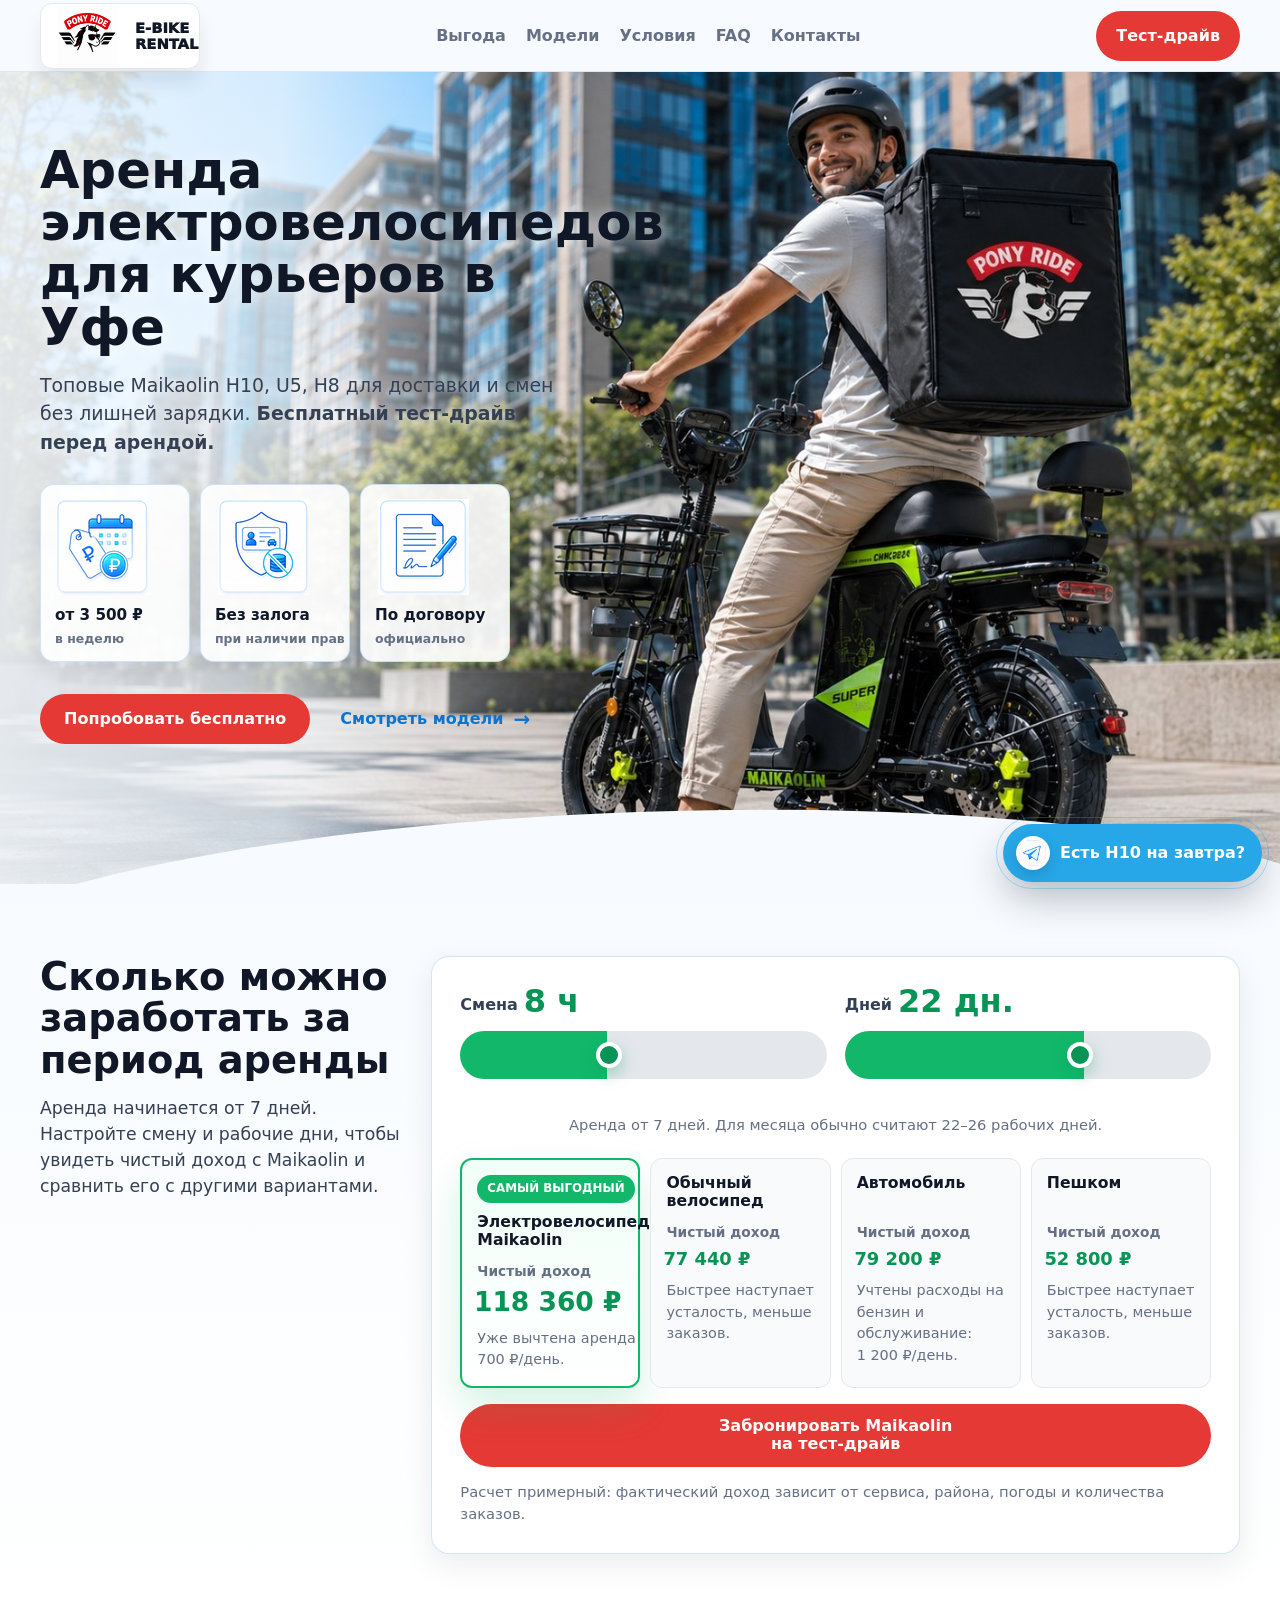
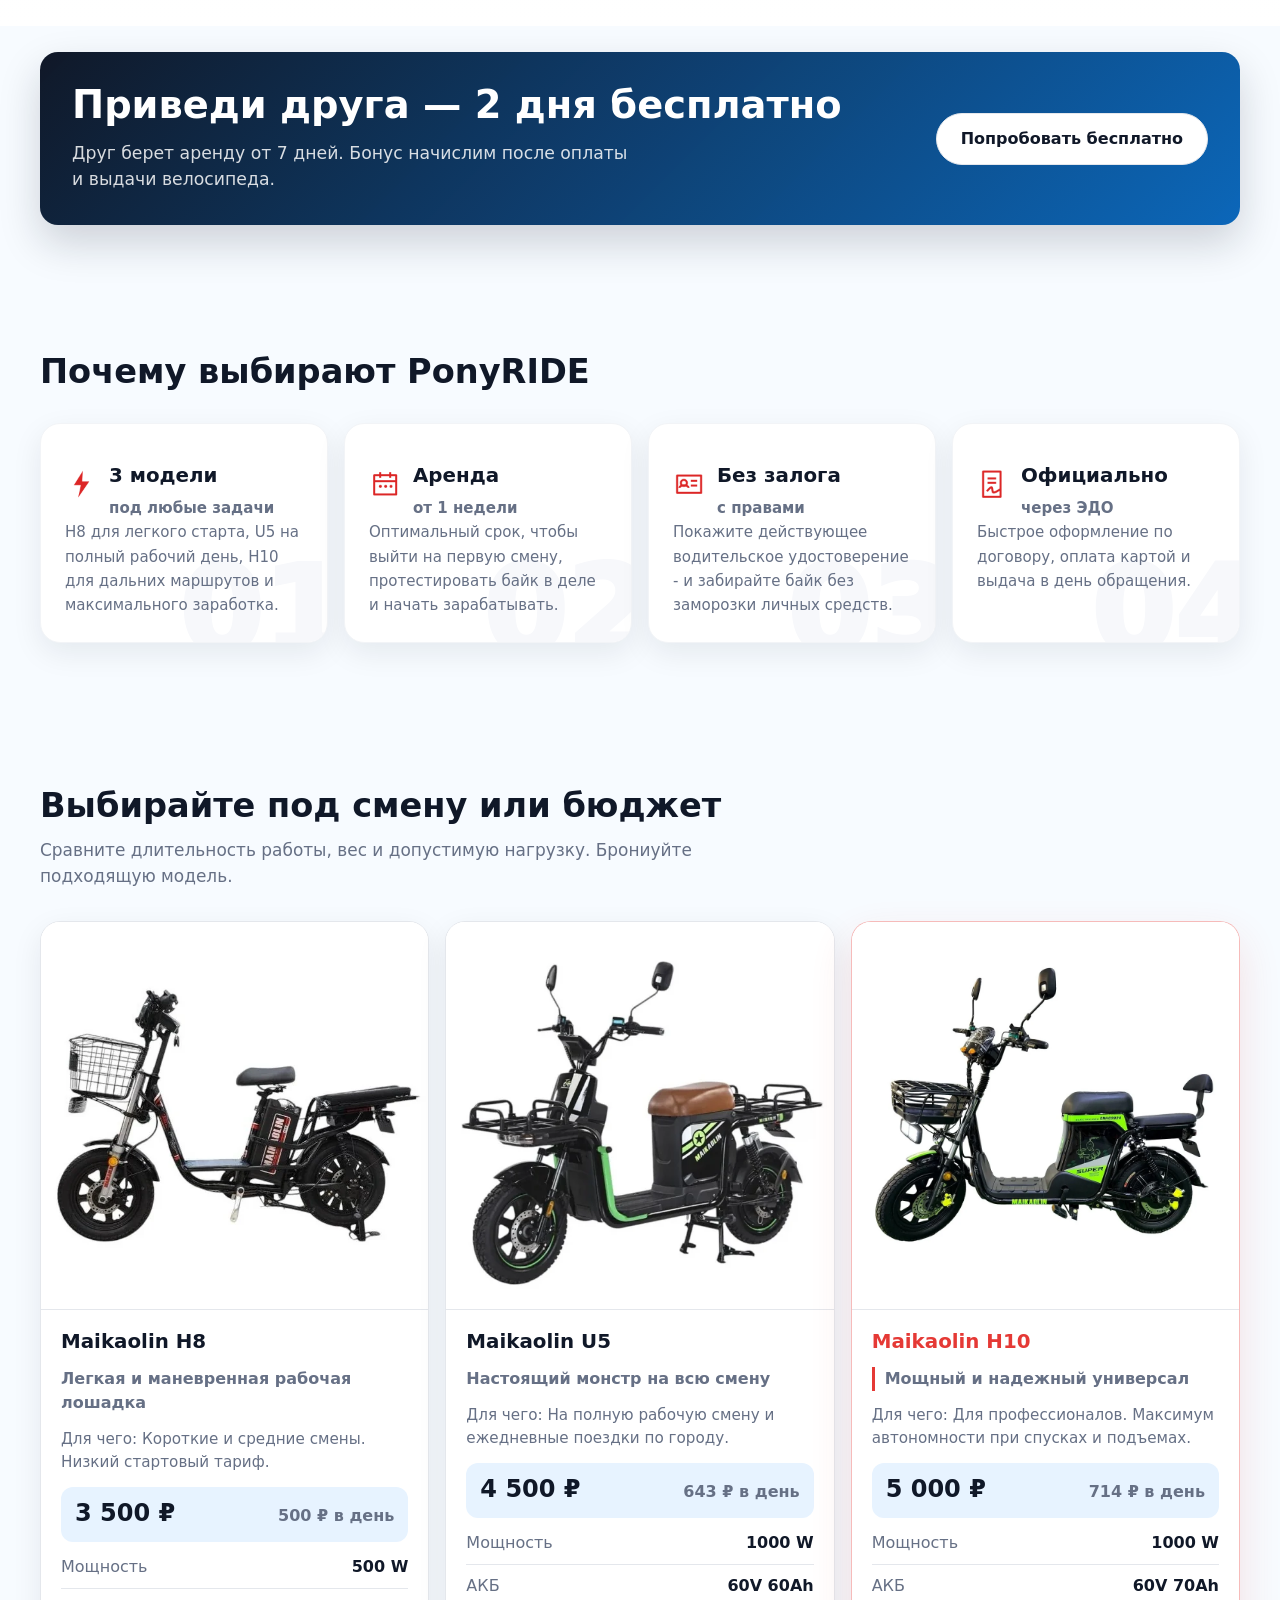
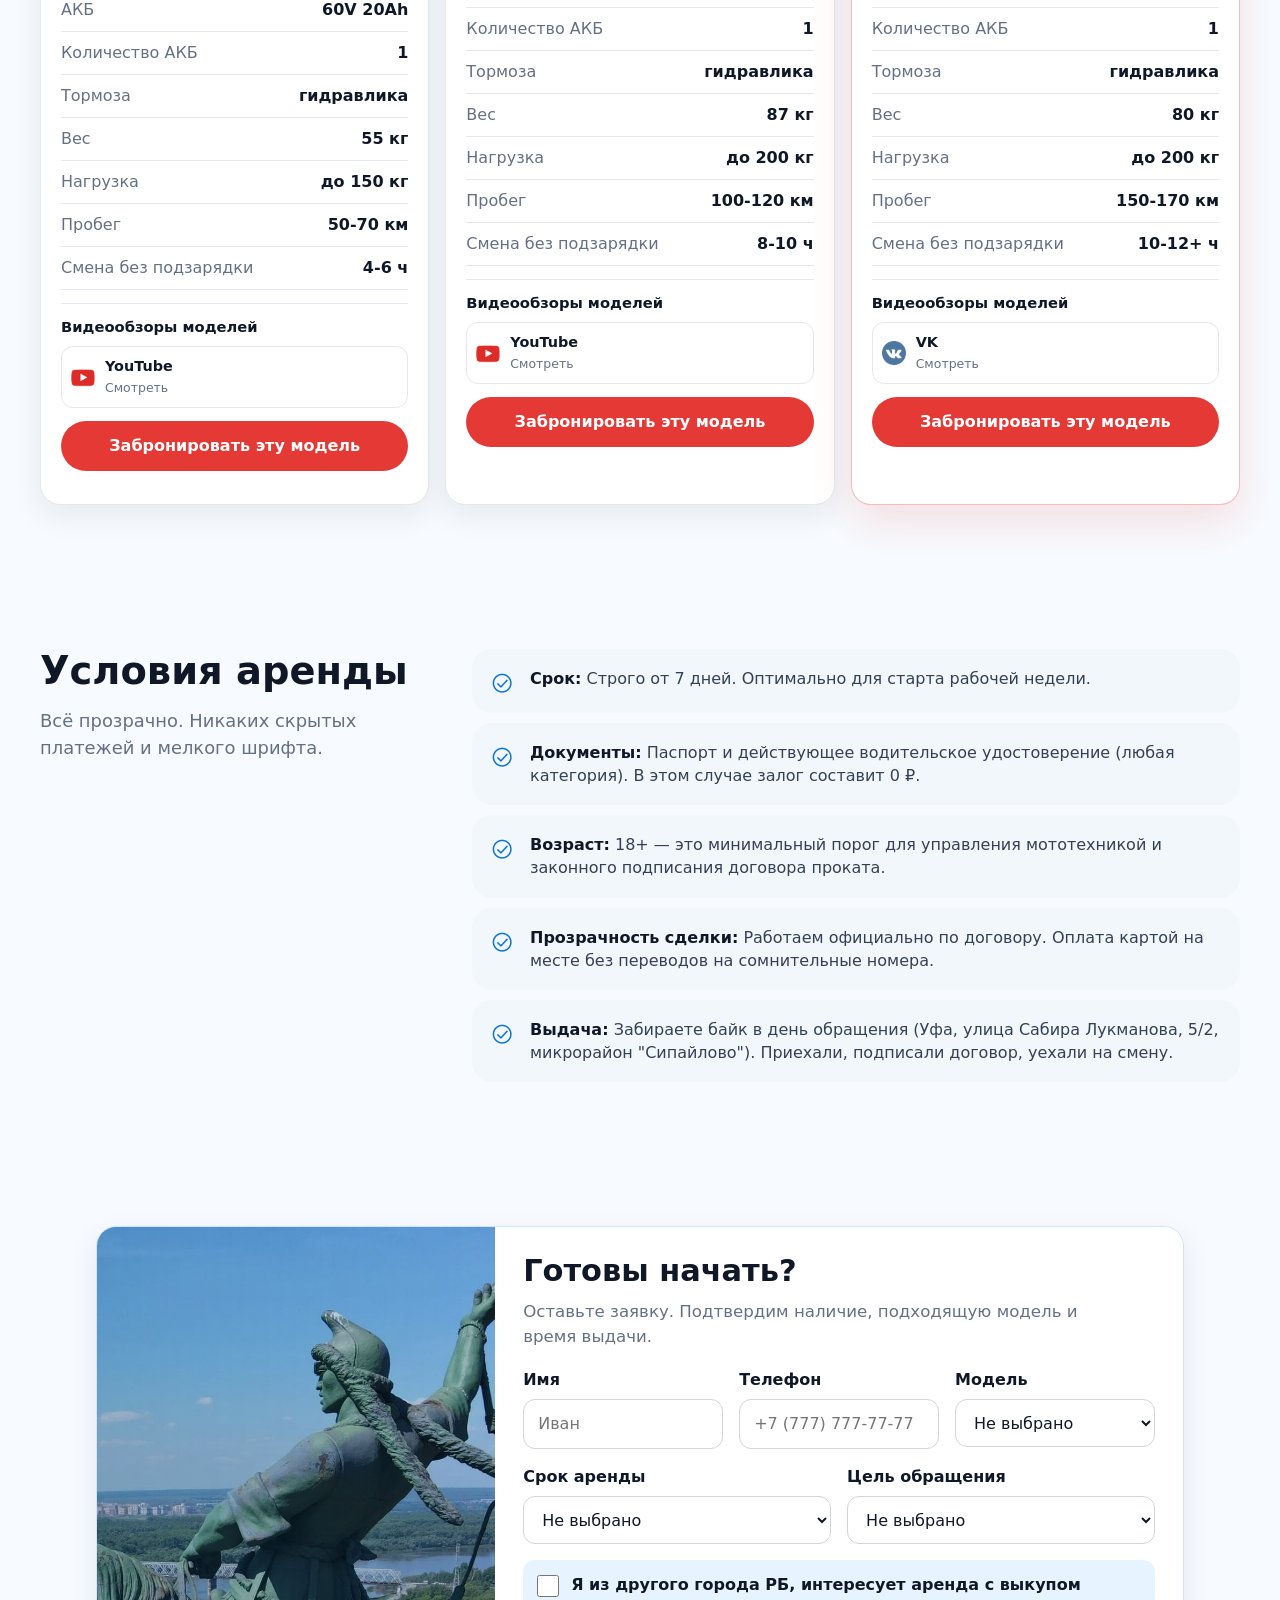
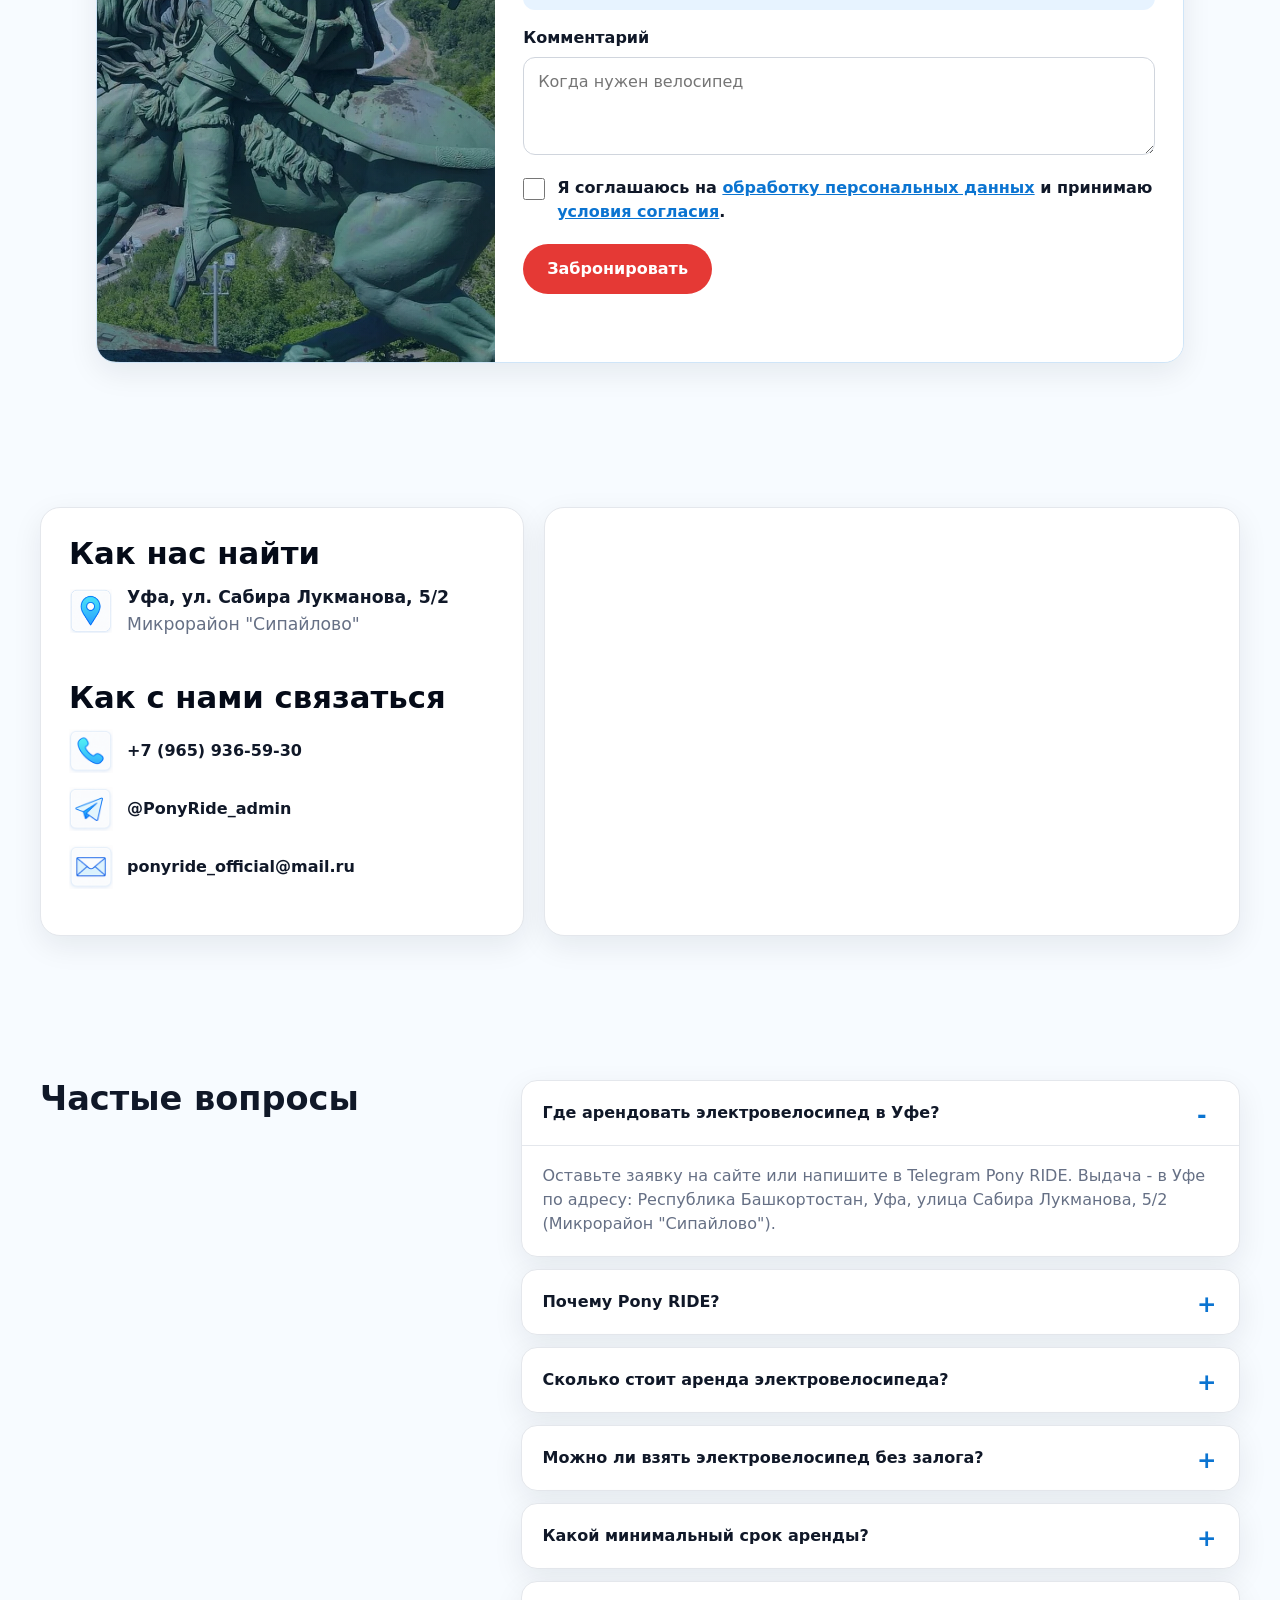
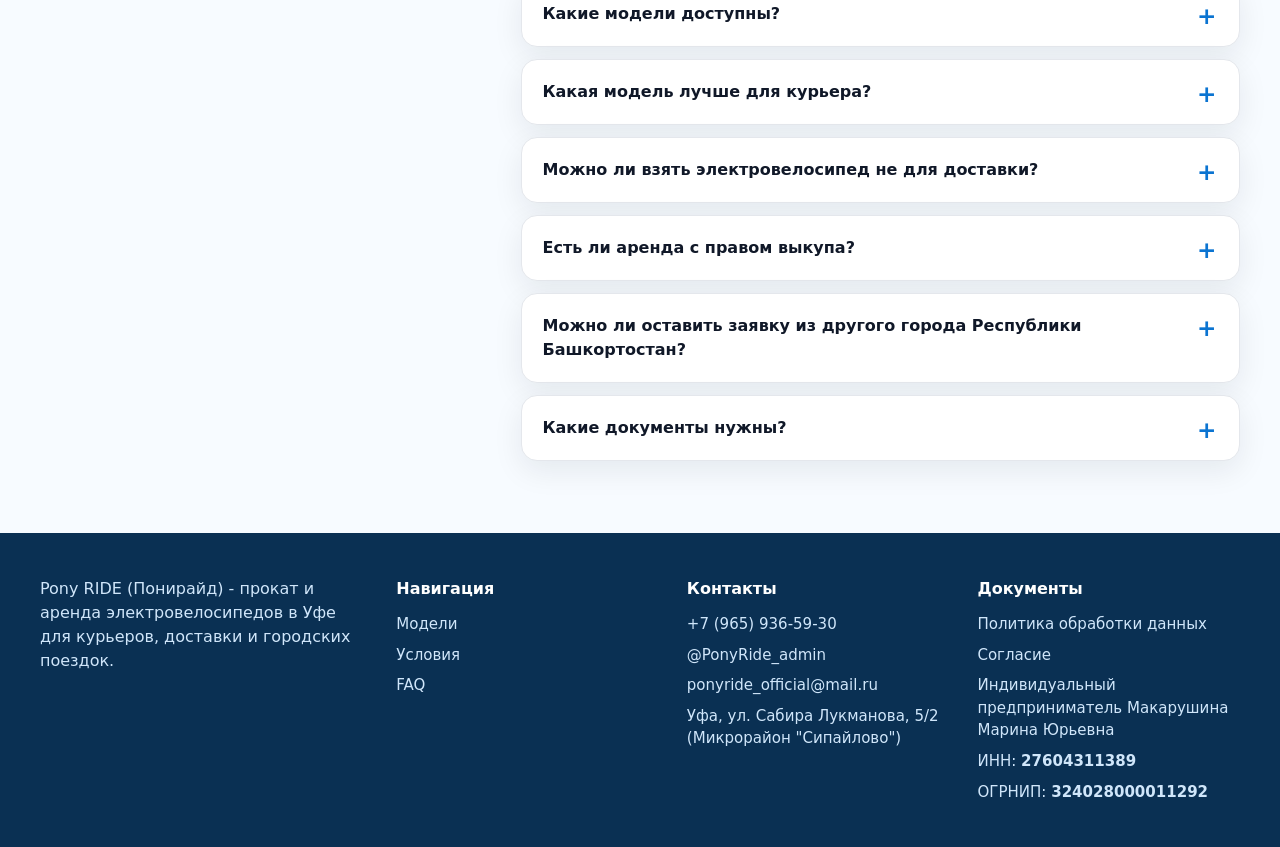
<file: index.html>
<!doctype html>
<html lang="ru">
  <head>
    <meta charset="utf-8">
    <meta name="viewport" content="width=device-width, initial-scale=1">
    <title>Аренда и прокат электровелосипедов в Уфе для курьеров - Pony RIDE</title>
    <meta name="description" content="Pony RIDE (Понирайд, Ponyride) - аренда и прокат электровелосипедов в Уфе для курьеров от 7 дней. Maikaolin H10, U5 и H8 для доставки, рабочих смен и городских поездок.">
    <meta name="keywords" content="Pony RIDE, Ponyride, Понирайд, аренда электровелосипедов Уфа, прокат электровелосипедов Уфа, электровелосипед для курьера, аренда велосипеда для доставки Уфа, Maikaolin H10 аренда, Maikaolin U5 аренда, Maikaolin H8 аренда">
    <meta name="theme-color" content="#f7fbff">
    <link rel="canonical" href="https://www.ponyride.ru/">
    <link rel="icon" href="/favicon.ico" sizes="any">
    <link rel="icon" type="image/png" sizes="16x16" href="assets/img/favicon/favicon-16.png">
    <link rel="icon" type="image/png" sizes="32x32" href="assets/img/favicon/favicon-32.png">
    <link rel="icon" type="image/png" sizes="48x48" href="assets/img/favicon/favicon-48.png">
    <link rel="apple-touch-icon" sizes="180x180" href="assets/img/favicon/apple-touch-icon.png">
    <link rel="manifest" href="/site.webmanifest">
    <meta property="og:site_name" content="Pony RIDE">
    <meta property="og:title" content="Аренда и прокат электровелосипедов в Уфе для курьеров - Pony RIDE">
    <meta property="og:description" content="Pony RIDE (Понирайд, Ponyride) - аренда и прокат электровелосипедов в Уфе от 7 дней. Maikaolin H10, U5 и H8 для доставки и рабочих смен.">
    <meta property="og:type" content="website">
    <meta property="og:image" content="https://www.ponyride.ru/assets/img/hero/hero-main.jpg">
    <meta property="og:url" content="https://www.ponyride.ru/">
    <meta property="og:locale" content="ru_RU">
    <link rel="stylesheet" href="assets/css/styles.css?v=20260523-wide-hero">
    <script src="assets/js/config.js?v=20260523-map-point" defer></script>
    <script src="assets/js/data.models.js?v=20260523-conversion" defer></script>
    <script src="assets/js/data.faq.js?v=20260523-conversion" defer></script>
    <script src="assets/js/script.js?v=20260523-logo-scroll" defer></script>
    <script id="local-business-schema" type="application/ld+json"></script>
    <script id="faq-schema" type="application/ld+json"></script>
  </head>
  <body>
    <a class="skip-link" href="#main">К содержанию</a>
    <header class="site-header" id="top">
      <div class="container header-row">
        <a class="brand" href="#top" aria-label="Pony RIDE, к началу страницы">
          <img src="assets/img/logo/logo-site.png" width="176" height="64" alt="Pony RIDE">
          <span>E-BIKE<br>RENTAL</span>
        </a>
        <button class="menu-toggle" type="button" aria-controls="site-nav" aria-expanded="false" aria-label="Открыть меню">
          <span></span><span></span><span></span>
        </button>
        <nav class="site-nav" id="site-nav" aria-label="Навигация по странице">
          <a href="#calculator">Выгода</a>
          <a href="#models">Модели</a>
          <a href="#terms">Условия</a>
          <a href="#faq">FAQ</a>
          <a href="#contacts">Контакты</a>
        </nav>
        <a class="button header-book" href="#booking" data-test-drive data-track="click_header_test_drive">Тест-драйв</a>
      </div>
    </header>

    <main id="main">
      <section class="hero" aria-labelledby="hero-title">
        <picture class="hero-media">
          <source srcset="assets/img/hero/hero-main.webp" type="image/webp">
          <img src="assets/img/hero/hero-main.jpg" width="2432" height="1368" alt="Курьер Pony RIDE на электровелосипеде в городе" fetchpriority="high">
        </picture>
        <div class="container hero-content">
          <h1 id="hero-title">Аренда электровелосипедов <span>для курьеров в Уфе</span></h1>
          <p class="hero-lead">Топовые Maikaolin H10, U5, H8 для доставки и смен без лишней зарядки. <b>Бесплатный тест-драйв перед арендой.</b></p>
          <div class="hero-facts" aria-label="Ключевые условия аренды">
            <span>
              <img src="assets/img/icons/calendar.png" alt="Календарь" class="hero-fact-icon">
              <b>от 3 500 ₽</b><small>в неделю</small>
            </span>
            <span>
              <img src="assets/img/icons/card.png" alt="Права" class="hero-fact-icon">
              <b>Без залога</b><small style="white-space:nowrap">при наличии прав</small>
            </span>
            <span>
              <img src="assets/img/icons/contract.png" alt="Договор" class="hero-fact-icon">
              <b>По договору</b><small>официально</small>
            </span>
          </div>
          <div class="hero-actions">
            <a class="button" href="#booking" data-test-drive data-track="click_hero_test_drive">Попробовать бесплатно</a>
            <a class="hero-model-link" href="#models">Смотреть модели <span aria-hidden="true">→</span></a>
          </div>
        </div>
      </section>

      <section class="section calculator-section" id="calculator" aria-labelledby="calculator-title">
        <div class="container calculator-layout">
          <div class="calculator-copy reveal">
            <h2 id="calculator-title">Сколько можно заработать за период аренды</h2>
            <p>Аренда начинается от 7 дней. Настройте смену и рабочие дни, чтобы увидеть чистый доход с Maikaolin и сравнить его с другими вариантами.</p>
          </div>
          <div class="calculator-panel reveal" data-calculator>
            <div class="calculator-controls">
              <div class="range-control">
                <label class="range-label" for="work-hours">
                  <span>Смена</span>
                  <strong><output id="work-hours-output" for="work-hours">8</output> ч</strong>
                </label>
                <input id="work-hours" class="range-input" type="range" min="4" max="14" value="8" step="1">
              </div>
              <div class="range-control">
                <label class="range-label" for="work-days">
                  <span>Дней</span>
                  <strong><output id="work-days-output" for="work-days">22</output> дн.</strong>
                </label>
                <input id="work-days" class="range-input" type="range" min="7" max="30" value="22" step="1">
              </div>
              <p class="range-help">Аренда от 7 дней. Для месяца обычно считают 22–26 рабочих дней.</p>
            </div>
            <div class="calculator-results" aria-live="polite">
              <article class="calculator-card is-best" data-transport="maikaolin">
                <span class="calculator-badge">Самый выгодный</span>
                <h3>Электровелосипед Maikaolin</h3>
                <p class="calculator-label">Чистый доход</p>
                <strong class="calculator-value" data-result="maikaolin-period">0 ₽</strong>
                <p class="calculator-card-note">Уже вычтена аренда 700 ₽/день.</p>
              </article>
              <article class="calculator-card" data-transport="bike">
                <h3>Обычный велосипед</h3>
                <p class="calculator-label">Чистый доход</p>
                <strong class="calculator-value" data-result="bike-period">0 ₽</strong>
                <p class="calculator-card-note">Быстрее наступает усталость, меньше заказов.</p>
              </article>
              <article class="calculator-card" data-transport="car">
                <h3>Автомобиль</h3>
                <p class="calculator-label">Чистый доход</p>
                <strong class="calculator-value" data-result="car-period">0 ₽</strong>
                <p class="calculator-card-note" data-result="car-expense">Учтены расходы на бензин и обслуживание.</p>
              </article>
              <article class="calculator-card" data-transport="walk">
                <h3>Пешком</h3>
                <p class="calculator-label">Чистый доход</p>
                <strong class="calculator-value" data-result="walk-period">0 ₽</strong>
                <p class="calculator-card-note">Быстрее наступает усталость, меньше заказов.</p>
              </article>
            </div>
            <a class="button calculator-cta" href="#booking" data-test-drive data-track="click_calculator_test_drive"><span>Забронировать Maikaolin</span> <span>на тест-драйв</span></a>
            <p class="calculator-note">Расчет примерный: фактический доход зависит от сервиса, района, погоды и количества заказов.</p>
          </div>
        </div>
      </section>

      <section class="section referral-section" aria-labelledby="referral-title">
        <div class="container">
          <div class="referral-card reveal">
            <div>
              <h2 id="referral-title">Приведи друга — 2 дня бесплатно</h2>
              <p>Друг берет аренду от 7 дней. Бонус начислим после оплаты и выдачи велосипеда.</p>
            </div>
            <a class="button button-light" href="#booking" data-test-drive data-track="click_referral">Попробовать бесплатно</a>
          </div>
        </div>
      </section>

      <section class="section" id="benefits" aria-labelledby="benefits-title">
        <div class="container">
          <div class="section-heading reveal">
            <h2 id="benefits-title">Почему выбирают PonyRIDE</h2>
          </div>
          <div class="benefits-grid">
            <article class="info-card benefit-card reveal">
              <span class="card-watermark" aria-hidden="true">01</span>
              <div class="benefit-content">
                <div class="benefit-row">
                  <img class="benefit-icon" src="assets/img/icons/benefit-zap.png" width="40" height="40" loading="lazy" alt="">
                  <div class="benefit-title">
                    <h3>3 модели</h3>
                    <p>под любые задачи</p>
                  </div>
                </div>
                <p>H8 для легкого старта, U5 на полный рабочий день, H10 для дальних маршрутов и максимального заработка.</p>
              </div>
            </article>
            <article class="info-card benefit-card reveal">
              <span class="card-watermark" aria-hidden="true">02</span>
              <div class="benefit-content">
                <div class="benefit-row">
                  <img class="benefit-icon" src="assets/img/icons/benefit-calendar.png" width="40" height="40" loading="lazy" alt="">
                  <div class="benefit-title">
                    <h3>Аренда</h3>
                    <p>от 1 недели</p>
                  </div>
                </div>
                <p>Оптимальный срок, чтобы выйти на первую смену, протестировать байк в деле и начать зарабатывать.</p>
              </div>
            </article>
            <article class="info-card benefit-card reveal">
              <span class="card-watermark" aria-hidden="true">03</span>
              <div class="benefit-content">
                <div class="benefit-row">
                  <img class="benefit-icon" src="assets/img/icons/benefit-id.png" width="40" height="40" loading="lazy" alt="">
                  <div class="benefit-title">
                    <h3>Без залога</h3>
                    <p>с правами</p>
                  </div>
                </div>
                <p>Покажите действующее водительское удостоверение - и забирайте байк без заморозки личных средств.</p>
              </div>
            </article>
            <article class="info-card benefit-card reveal">
              <span class="card-watermark" aria-hidden="true">04</span>
              <div class="benefit-content">
                <div class="benefit-row">
                  <img class="benefit-icon" src="assets/img/icons/benefit-contract.png" width="40" height="40" loading="lazy" alt="">
                  <div class="benefit-title">
                    <h3>Официально</h3>
                    <p>через ЭДО</p>
                  </div>
                </div>
                <p>Быстрое оформление по договору, оплата картой и выдача в день обращения.</p>
              </div>
            </article>
          </div>
        </div>
      </section>

      <section class="section section-soft" id="models" aria-labelledby="models-title">
        <div class="container">
          <div class="section-heading section-heading-wide reveal">
            <h2 id="models-title">Выбирайте под смену или бюджет</h2>
            <p>Сравните длительность работы, вес и допустимую нагрузку. Брониуйте подходящую модель.</p>
          </div>
          <div class="model-grid" id="model-grid"></div>
        </div>
      </section>

      <section class="section" id="terms" aria-labelledby="terms-title">
        <div class="container terms-layout">
          <div class="terms-summary reveal">
            <h2 id="terms-title">Условия аренды</h2>
            <p>Всё прозрачно. Никаких скрытых платежей и мелкого шрифта.</p>
          </div>
          <ul class="term-list">
            <li class="reveal"><img src="assets/img/icons/check-circle.png" width="30" height="30" loading="lazy" alt=""><p><strong>Срок:</strong> Строго от 7 дней. Оптимально для старта рабочей недели.</p></li>
            <li class="reveal"><img src="assets/img/icons/check-circle.png" width="30" height="30" loading="lazy" alt=""><p><strong>Документы:</strong> Паспорт и действующее водительское удостоверение (любая категория). В этом случае залог составит 0 ₽.</p></li>
            <li class="reveal"><img src="assets/img/icons/check-circle.png" width="30" height="30" loading="lazy" alt=""><p><strong>Возраст:</strong> 18+ — это минимальный порог для управления мототехникой и законного подписания договора проката.</p></li>
            <li class="reveal"><img src="assets/img/icons/check-circle.png" width="30" height="30" loading="lazy" alt=""><p><strong>Прозрачность сделки:</strong> Работаем официально по договору. Оплата картой на месте без переводов на сомнительные номера.</p></li>
            <li class="reveal"><img src="assets/img/icons/check-circle.png" width="30" height="30" loading="lazy" alt=""><p><strong>Выдача:</strong> Забираете байк в день обращения (Уфа, улица Сабира Лукманова, 5/2, микрорайон "Сипайлово"). Приехали, подписали договор, уехали на смену.</p></li>
          </ul>
        </div>
      </section>

      <section class="section booking-section" id="booking" aria-labelledby="booking-title">
        <div class="container booking-shell">
          <picture class="booking-media reveal">
            <source srcset="assets/img/booking/ufa-salavat-booking.webp" type="image/webp">
            <img src="assets/img/booking/ufa-salavat-booking.jpg" width="2432" height="1368" loading="lazy" alt="Памятник Салавату Юлаеву в Уфе">
          </picture>
          <div class="booking-copy">
            <div class="booking-intro reveal">
              <h2 id="booking-title">Готовы начать?</h2>
              <p>Оставьте заявку. Подтвердим наличие, подходящую модель и время выдачи.</p>
            </div>
            <form class="booking-form reveal" id="booking-form" novalidate>
              <div class="field-grid">
                <div class="field">
                  <label for="name">Имя</label>
                  <input id="name" name="name" type="text" autocomplete="name" maxlength="50" aria-describedby="name-error" placeholder="Иван" required>
                  <p class="field-error" id="name-error"></p>
                </div>
                <div class="field">
                  <label for="phone">Телефон</label>
                  <input id="phone" name="phone" type="tel" autocomplete="tel" inputmode="tel" maxlength="18" aria-describedby="phone-error" placeholder="+7 (777) 777-77-77" required>
                  <p class="field-error" id="phone-error"></p>
                </div>
                <div class="field">
                  <label for="model">Модель</label>
                  <select id="model" name="model" aria-describedby="model-error" required>
                    <option value="">Не выбрано</option>
                    <option value="h10">Maikaolin H10</option>
                    <option value="u5">Maikaolin U5</option>
                    <option value="h8">Maikaolin H8</option>
                    <option value="consultation">Нужна консультация</option>
                  </select>
                  <p class="field-error" id="model-error"></p>
                </div>
                <div class="field">
                  <label for="rental-term">Срок аренды</label>
                  <select id="rental-term" name="rentalTerm" aria-describedby="rental-term-error" required>
                    <option value="">Не выбрано</option>
                    <option value="1_week">1 неделя</option>
                    <option value="2_weeks">2 недели</option>
                    <option value="1_month">1 месяц</option>
                    <option value="over_month">Дольше месяца</option>
                    <option value="other_term">Другой срок</option>
                  </select>
                  <p class="field-error" id="rental-term-error"></p>
                </div>
                <div class="field">
                  <label for="rental-purpose">Цель обращения</label>
                  <select id="rental-purpose" name="rentalPurpose" aria-describedby="rental-purpose-error" required>
                    <option value="">Не выбрано</option>
                    <option value="delivery">Для доставки</option>
                    <option value="test_drive">Бесплатный тест-драйв</option>
                    <option value="city_rides">Для поездок на работу / по городу</option>
                    <option value="rent_to_own">Интересует аренда с правом выкупа</option>
                    <option value="consultation">Нужна консультация</option>
                  </select>
                  <p class="field-error" id="rental-purpose-error"></p>
                </div>
                <div class="field field-wide checkbox-field">
                  <label class="checkbox-row" for="from-region">
                    <input id="from-region" name="fromBashkortostanCity" type="checkbox">
                    <span>Я из другого города РБ, интересует аренда с выкупом</span>
                  </label>
                </div>
                <div class="field field-wide city-field" id="city-field" hidden>
                  <label for="city">Город</label>
                  <input id="city" name="city" type="text" maxlength="80" aria-describedby="city-help city-error" placeholder="Например, Стерлитамак">
                  <p class="field-help" id="city-help">Оставьте заявку - уточним возможность и условия отдельно.</p>
                  <p class="field-error" id="city-error"></p>
                </div>
                <div class="field field-wide">
                  <label for="comment">Комментарий</label>
                  <textarea id="comment" name="comment" rows="3" placeholder="Когда нужен велосипед"></textarea>
                </div>
              </div>
              <div class="field consent-field">
                <label class="checkbox-row" for="consent">
                  <input id="consent" name="consent" type="checkbox" aria-describedby="consent-error" required>
                  <span>Я соглашаюсь на <a href="privacy.html">обработку персональных данных</a> и принимаю <a href="consent.html">условия согласия</a>.</span>
                </label>
                <p class="field-error" id="consent-error"></p>
              </div>
              <button class="button submit-button" id="submit-button" type="submit">Забронировать</button>
              <p class="form-status" id="form-status" role="status" aria-live="polite"></p>
            </form>
          </div>
        </div>
      </section>

      <section class="section section-soft" id="contacts" aria-labelledby="contacts-title">
        <div class="container contacts-layout">
          <div class="contact-panel reveal">
            <div class="section-heading">
              <h2 id="contacts-title">Как нас найти</h2>
            </div>
            <p class="address-line">
              <img src="assets/img/icons/contact-address.png" width="48" height="48" alt="">
              <span class="address-text">
                <strong>Уфа, ул. Сабира Лукманова, 5/2</strong>
                <span>Микрорайон "Сипайлово"</span>
              </span>
            </p>
            <div class="section-heading">
            <h2 class="contact-title">Как с нами связаться</h2>
            </div>
            <div class="contact-links">
              <a data-contact="phone" href="tel:+79659365930"><img src="assets/img/icons/contact-phone.png" width="48" height="48" alt=""><span data-config-text="phoneDisplay">+7 (965) 936-59-30</span></a>
              <a data-contact="telegram" href="https://t.me/PonyRide_admin" target="_blank" rel="noreferrer"><img src="assets/img/icons/contact-telegram.png" width="48" height="48" alt=""><span data-config-text="telegramDisplay">@PonyRide_admin</span></a>
              <a data-contact="email" href="mailto:ponyride_official@mail.ru"><img src="assets/img/icons/contact-email.png" width="48" height="48" alt=""><span data-config-text="email">ponyride_official@mail.ru</span></a>
            </div>
          </div>
          <div class="map-panel reveal" id="map-panel"></div>
        </div>
      </section>

      <section class="section" id="faq" aria-labelledby="faq-title">
        <div class="container faq-layout">
          <div class="section-heading reveal">
            <h2 id="faq-title">Частые вопросы</h2>
          </div>
          <div class="faq-list" id="faq-list"></div>
        </div>
      </section>

      <section class="section reviews-section" id="reviews" aria-labelledby="reviews-title" hidden>
        <div class="container">
          <div class="section-heading reveal">
            <h2 id="reviews-title">Видеоотзывы курьеров</h2>
          </div>
          <div class="review-grid" id="review-grid"></div>
        </div>
      </section>
    </main>

    <a class="floating-telegram" href="https://t.me/PonyRide_admin" data-contact="telegram" data-floating-telegram target="_blank" rel="noreferrer" aria-label="Написать администратору Pony RIDE в Telegram">
      <img src="assets/img/icons/contact-telegram.png" width="28" height="28" alt="">
      <span>Есть H10 на завтра?</span>
    </a>

    <footer class="site-footer">
      <div class="container footer-grid">
        <div class="footer-brand">
          <p>Pony RIDE (Понирайд) - прокат и аренда электровелосипедов в Уфе для курьеров, доставки и городских поездок.</p>
        </div>
        <div>
          <h2>Навигация</h2>
          <div class="footer-links">
            <a href="#models">Модели</a>
            <a href="#terms">Условия</a>
            <a href="#faq">FAQ</a>
          </div>
        </div>
        <div>
          <h2>Контакты</h2>
          <div class="footer-links">
            <a data-contact="phone" href="tel:+79659365930" data-config-text="phoneDisplay">+7 (965) 936-59-30</a>
            <a data-contact="telegram" href="https://t.me/PonyRide_admin" target="_blank" rel="noreferrer" data-config-text="telegramDisplay">@PonyRide_admin</a>
            <a href="mailto:ponyride_official@mail.ru" data-config-text="email">ponyride_official@mail.ru</a>
            <span data-config-text="address">Республика Башкортостан, Уфа, улица Сабира Лукманова, 5/2 (Микрорайон "Сипайлово")</span>
          </div>
        </div>
        <div>
          <h2>Документы</h2>
          <div class="footer-links">
            <a href="privacy.html">Политика обработки данных</a>
            <a href="consent.html">Согласие</a>
            <span data-config-text="legalName">Индивидуальный предприниматель Макарушина Марина Юрьевна</span>
            <span>ИНН: <b data-config-text="inn">27604311389</b></span>
            <span>ОГРНИП: <b data-config-text="ogrnip">324028000011292</b></span>
          </div>
        </div>
      </div>
    </footer>
  </body>
</html>
</file>
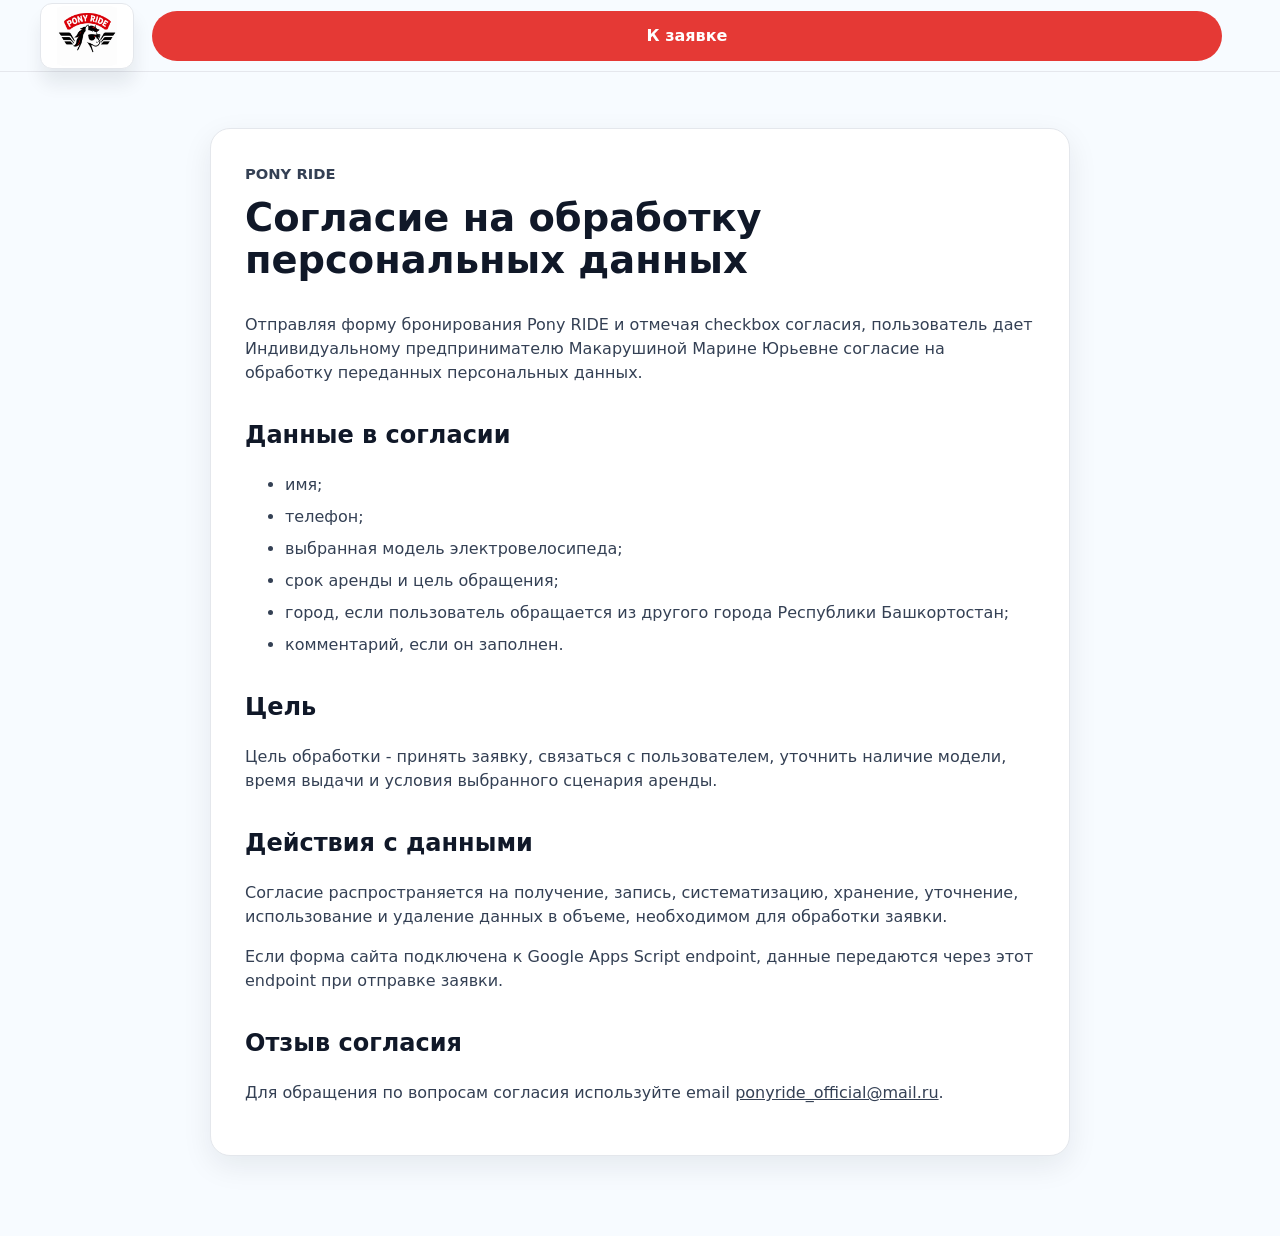
<file: consent.html>
<!doctype html>
<html lang="ru">
  <head>
    <meta charset="utf-8">
    <meta name="viewport" content="width=device-width, initial-scale=1">
    <title>Согласие на обработку персональных данных - Pony RIDE</title>
    <meta name="description" content="Согласие на обработку данных для формы бронирования Pony RIDE.">
    <link rel="canonical" href="https://www.ponyride.ru/consent.html">
    <link rel="stylesheet" href="assets/css/styles.css">
  </head>
  <body>
    <header class="site-header">
      <div class="container header-row">
        <a class="brand" href="index.html" aria-label="Pony RIDE, на главную страницу">
          <img src="assets/img/logo/logo-site.png" width="176" height="64" alt="Pony RIDE">
        </a>
        <a class="button header-book" href="index.html#booking">К заявке</a>
      </div>
    </header>
    <main class="legal-main">
      <article class="container legal-page">
        <p class="eyebrow">Pony RIDE</p>
        <h1>Согласие на обработку персональных данных</h1>
        <p>Отправляя форму бронирования Pony RIDE и отмечая checkbox согласия, пользователь дает Индивидуальному предпринимателю Макарушиной Марине Юрьевне согласие на обработку переданных персональных данных.</p>

        <h2>Данные в согласии</h2>
        <ul>
          <li>имя;</li>
          <li>телефон;</li>
          <li>выбранная модель электровелосипеда;</li>
          <li>срок аренды и цель обращения;</li>
          <li>город, если пользователь обращается из другого города Республики Башкортостан;</li>
          <li>комментарий, если он заполнен.</li>
        </ul>

        <h2>Цель</h2>
        <p>Цель обработки - принять заявку, связаться с пользователем, уточнить наличие модели, время выдачи и условия выбранного сценария аренды.</p>

        <h2>Действия с данными</h2>
        <p>Согласие распространяется на получение, запись, систематизацию, хранение, уточнение, использование и удаление данных в объеме, необходимом для обработки заявки.</p>
        <p>Если форма сайта подключена к Google Apps Script endpoint, данные передаются через этот endpoint при отправке заявки.</p>

        <h2>Отзыв согласия</h2>
        <p>Для обращения по вопросам согласия используйте email <a href="mailto:ponyride_official@mail.ru">ponyride_official@mail.ru</a>.</p>
      </article>
    </main>
  </body>
</html>
</file>
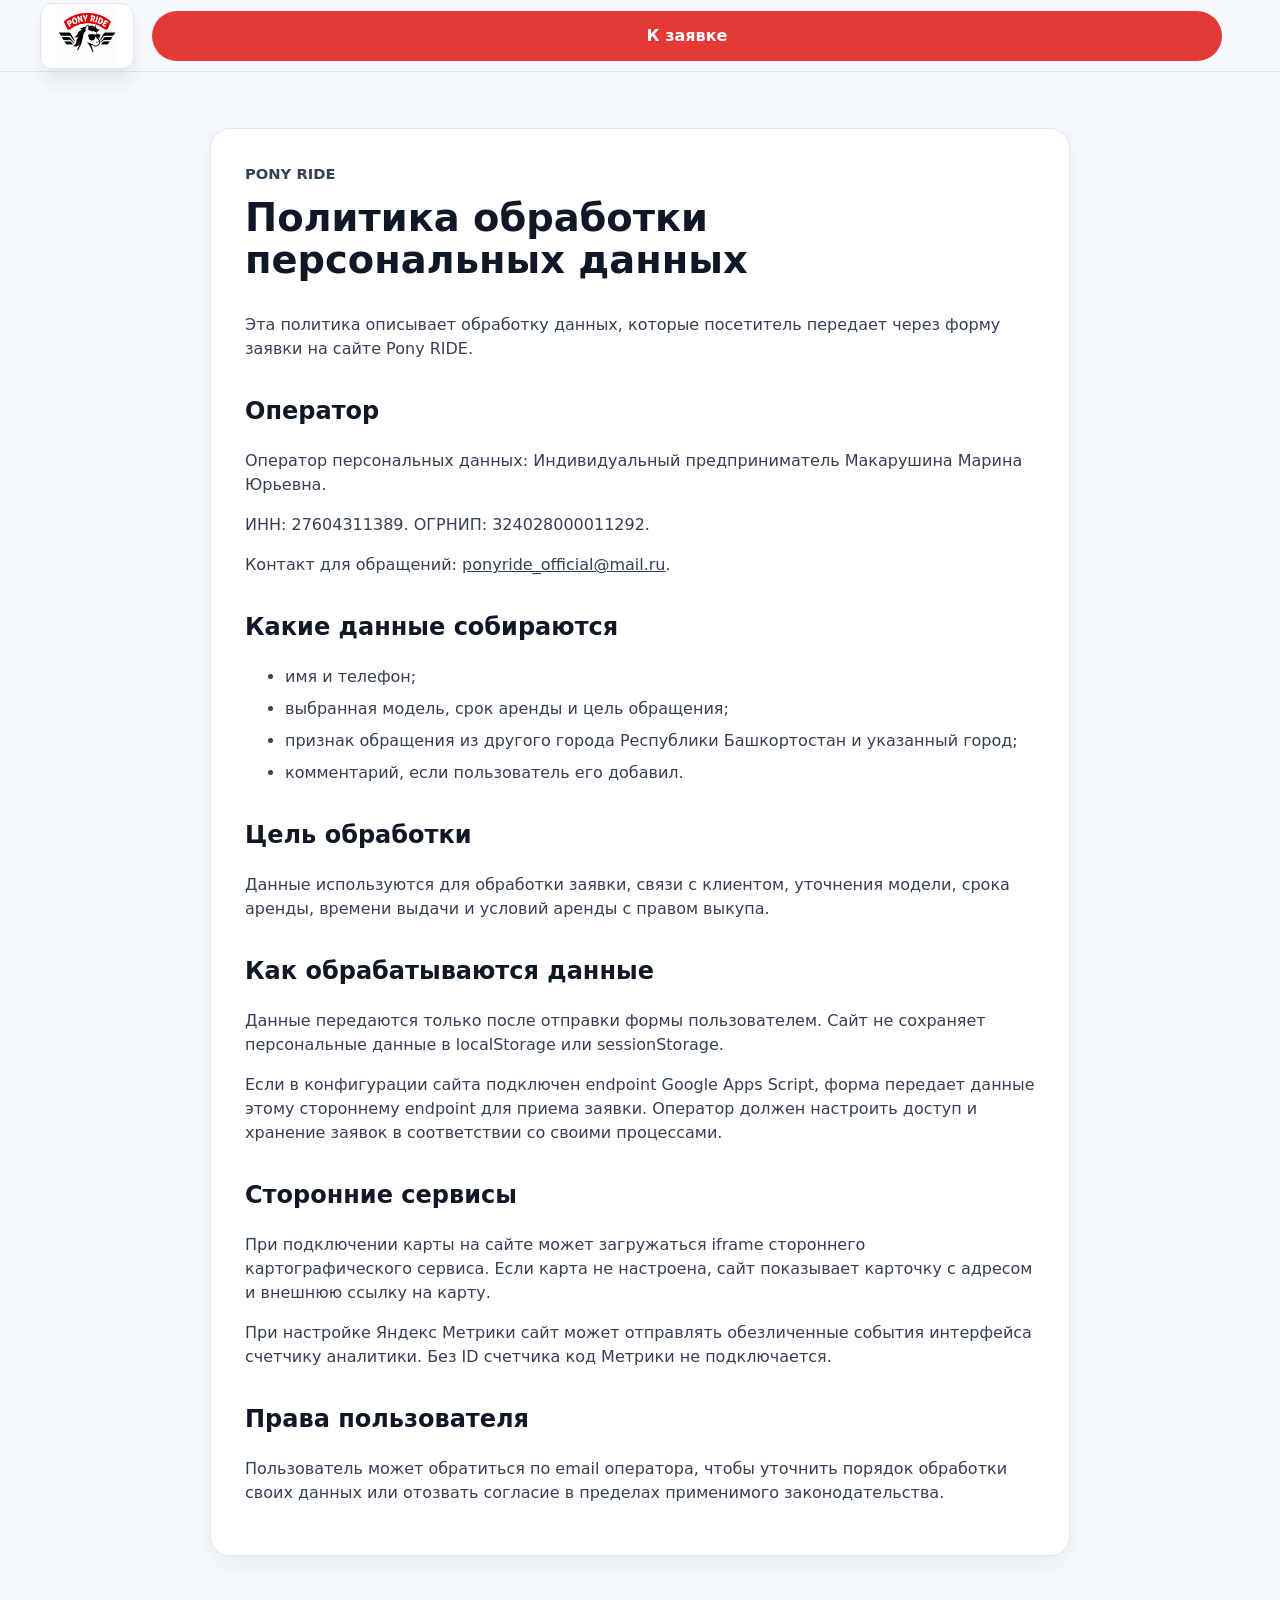
<file: privacy.html>
<!doctype html>
<html lang="ru">
  <head>
    <meta charset="utf-8">
    <meta name="viewport" content="width=device-width, initial-scale=1">
    <title>Политика обработки персональных данных - Pony RIDE</title>
    <meta name="description" content="Политика обработки персональных данных для заявок Pony RIDE.">
    <link rel="canonical" href="https://www.ponyride.ru/privacy.html">
    <link rel="stylesheet" href="assets/css/styles.css">
  </head>
  <body>
    <header class="site-header">
      <div class="container header-row">
        <a class="brand" href="index.html" aria-label="Pony RIDE, на главную страницу">
          <img src="assets/img/logo/logo-site.png" width="176" height="64" alt="Pony RIDE">
        </a>
        <a class="button header-book" href="index.html#booking">К заявке</a>
      </div>
    </header>
    <main class="legal-main">
      <article class="container legal-page">
        <p class="eyebrow">Pony RIDE</p>
        <h1>Политика обработки персональных данных</h1>
        <p>Эта политика описывает обработку данных, которые посетитель передает через форму заявки на сайте Pony RIDE.</p>

        <h2>Оператор</h2>
        <p>Оператор персональных данных: Индивидуальный предприниматель Макарушина Марина Юрьевна.</p>
        <p>ИНН: 27604311389. ОГРНИП: 324028000011292.</p>
        <p>Контакт для обращений: <a href="mailto:ponyride_official@mail.ru">ponyride_official@mail.ru</a>.</p>

        <h2>Какие данные собираются</h2>
        <ul>
          <li>имя и телефон;</li>
          <li>выбранная модель, срок аренды и цель обращения;</li>
          <li>признак обращения из другого города Республики Башкортостан и указанный город;</li>
          <li>комментарий, если пользователь его добавил.</li>
        </ul>

        <h2>Цель обработки</h2>
        <p>Данные используются для обработки заявки, связи с клиентом, уточнения модели, срока аренды, времени выдачи и условий аренды с правом выкупа.</p>

        <h2>Как обрабатываются данные</h2>
        <p>Данные передаются только после отправки формы пользователем. Сайт не сохраняет персональные данные в localStorage или sessionStorage.</p>
        <p>Если в конфигурации сайта подключен endpoint Google Apps Script, форма передает данные этому стороннему endpoint для приема заявки. Оператор должен настроить доступ и хранение заявок в соответствии со своими процессами.</p>

        <h2>Сторонние сервисы</h2>
        <p>При подключении карты на сайте может загружаться iframe стороннего картографического сервиса. Если карта не настроена, сайт показывает карточку с адресом и внешнюю ссылку на карту.</p>
        <p>При настройке Яндекс Метрики сайт может отправлять обезличенные события интерфейса счетчику аналитики. Без ID счетчика код Метрики не подключается.</p>

        <h2>Права пользователя</h2>
        <p>Пользователь может обратиться по email оператора, чтобы уточнить порядок обработки своих данных или отозвать согласие в пределах применимого законодательства.</p>
      </article>
    </main>
  </body>
</html>
</file>
<file: assets/css/styles.css>
:root {
  --color-bg: #f7fbff;
  --color-surface: #ffffff;
  --color-text: #101828;
  --color-muted: #667085;
  --color-border: #e4e7ec;
  --color-primary: #0b74d1;
  --color-primary-soft: #e7f3ff;
  --color-accent: #e53935;
  --color-accent-hover: #c62828;
  --color-success: #12b76a;
  --shadow-card: 0 10px 30px rgba(16, 24, 40, 0.08);
  --radius-card: 20px;
  --radius-button: 999px;
  --container: 1200px;
  --header-height: 72px;
}

*,
*::before,
*::after {
  box-sizing: border-box;
  letter-spacing: 0;
}

html {
  scroll-behavior: smooth;
}

body {
  margin: 0;
  overflow-x: hidden;
  background: var(--color-bg);
  color: var(--color-text);
  font-family: system-ui, -apple-system, BlinkMacSystemFont, "Segoe UI", sans-serif;
  font-size: 16px;
  line-height: 1.5;
}

body.nav-open {
  overflow: hidden;
}

img {
  display: block;
  max-width: 100%;
}

a {
  color: inherit;
}

button,
input,
select,
textarea {
  font: inherit;
}

button,
a,
input,
select,
textarea,
summary {
  -webkit-tap-highlight-color: transparent;
}

:focus-visible {
  outline: 3px solid rgba(11, 116, 209, 0.42);
  outline-offset: 3px;
}

.skip-link {
  position: fixed;
  left: 16px;
  top: -64px;
  z-index: 30;
  border-radius: 8px;
  background: var(--color-text);
  color: #fff;
  padding: 12px 16px;
  text-decoration: none;
}

.skip-link:focus {
  top: 16px;
}

.container {
  width: min(calc(100% - 32px), var(--container));
  margin-inline: auto;
}

.section {
  padding-block: 72px;
  scroll-margin-top: calc(var(--header-height) + 18px);
}

.section-soft {
  background: transparent;
}

.eyebrow {
  margin: 0 0 12px;
  color: var(--color-primary);
  font-size: 0.92rem;
  font-weight: 800;
  text-transform: uppercase;
}

.section-heading {
  max-width: 620px;
  margin-bottom: 32px;
}

.section-heading-wide {
  max-width: 760px;
}

.section-heading h2 {
  margin: 0;
  font-size: clamp(1.8rem, 2.1rem, 2.5rem);
  line-height: 1.12;
}

.section-heading p:not(.eyebrow) {
  margin: 14px 0 0;
  color: var(--color-muted);
  font-size: 1.06rem;
}

.button {
  display: inline-flex;
  min-height: 48px;
  align-items: center;
  justify-content: center;
  border: 0;
  border-radius: var(--radius-button);
  background: var(--color-accent);
  color: #fff;
  cursor: pointer;
  padding: 13px 24px;
  font-weight: 800;
  text-align: center;
  text-decoration: none;
  transition: background 180ms ease, transform 180ms ease, box-shadow 180ms ease;
}

.button:hover {
  background: var(--color-accent-hover);
  box-shadow: 0 12px 24px rgba(229, 57, 53, 0.2);
  transform: translateY(-1px);
}

.button:disabled {
  cursor: wait;
  background: #98a2b3;
  box-shadow: none;
  transform: none;
}

.button-light {
  border: 1px solid var(--color-border);
  background: var(--color-surface);
  color: var(--color-text);
}

.button-light:hover {
  background: var(--color-primary-soft);
  color: var(--color-primary);
  box-shadow: var(--shadow-card);
}

.site-header {
  position: sticky;
  top: 0;
  z-index: 20;
  height: var(--header-height);
  border-bottom: 1px solid rgba(228, 231, 236, 0.92);
  background: rgba(247, 251, 255, 0.94);
  backdrop-filter: blur(14px);
}

.header-row {
  position: relative;
  display: grid;
  height: 100%;
  grid-template-columns: auto 1fr auto;
  align-items: center;
  gap: 18px;
}

.brand {
  display: inline-flex;
  align-items: center;
  gap: 3px;
  min-height: 60px;
  overflow: hidden;
  border: 1px solid var(--color-border);
  border-radius: 12px;
  background: var(--color-surface);
  padding: 2px 1px 2px;
  box-shadow: 1px 15px 18px rgba(16, 24, 40, 0.08);
  text-decoration: none;
}

.brand img {
  width: 90px;
  height: 60px;
  border-radius: 25px;
  object-fit: contain;
}

.brand span {
  max-width: 112px;
  color: var(--color-text);
  font-size: 0.92rem;
  font-weight: 950;
  line-height: 1.05;
}

.footer-brand img {
  width: 128px;
  height: 52px;
  object-fit: contain;
}

.site-nav {
  display: flex;
  align-items: center;
  justify-content: center;
  gap: 20px;
}

.site-nav a {
  color: var(--color-muted);
  font-weight: 700;
  text-decoration: none;
}

.site-nav a:hover,
.footer-links a:hover,
.contact-links a:hover {
  color: var(--color-primary);
}

.header-book {
  min-height: 44px;
  padding-inline: 20px;
}

.menu-toggle {
  display: none;
  width: 46px;
  height: 46px;
  place-items: center;
  border: 1px solid var(--color-border);
  border-radius: 8px;
  background: var(--color-surface);
  color: var(--color-text);
  cursor: pointer;
}

.menu-toggle span {
  display: block;
  width: 20px;
  height: 2px;
  margin: 4px auto;
  background: currentColor;
  transition: transform 180ms ease, opacity 180ms ease;
}

.site-header.is-open .menu-toggle span:nth-child(1) {
  transform: translateY(6px) rotate(45deg);
}

.site-header.is-open .menu-toggle span:nth-child(2) {
  opacity: 0;
}

.site-header.is-open .menu-toggle span:nth-child(3) {
  transform: translateY(-6px) rotate(-45deg);
}

.hero {
  position: relative;
  min-height: clamp(640px, 74svh, 760px);
  isolation: isolate;
  overflow: hidden;
  background: #d9ecfb;
  color: var(--color-text);
}

.hero::before {
  position: absolute;
  inset: 0;
  z-index: -1;
  background:
    linear-gradient(90deg, rgba(247, 251, 255, 0.9) 0%, rgba(247, 251, 255, 0.74) 22%, rgba(247, 251, 255, 0.24) 35%, rgba(247, 251, 255, 0) 45%);
  content: "";
}

.hero::after {
  position: absolute;
  right: -8vw;
  bottom: -78px;
  left: -8vw;
  height: 150px;
  z-index: -1;
  border-radius: 50% 50% 0 0 / 100% 100% 0 0;
  background: var(--color-bg);
  content: "";
  transform: rotate(-2deg);
}


.hero-media,
.hero-media img {
  position: absolute;
  inset: 0;
  width: 100%;
  height: 100%;
}

.hero-media {
  z-index: -3;
}

.hero-media img {
  object-fit: cover;
  object-position: right center;
}

.hero-content {
  display: flex;
  min-height: inherit;
  flex-direction: column;
  justify-content: center;
  align-items: flex-start;
  padding-block: 72px 138px;
}

.hero h1 {
  max-width: 560px;
  margin: 0;
  font-size: clamp(3.15rem, 4vw, 3.65rem);
  line-height: 1.02;
  text-shadow: 0 2px 18px rgba(255, 255, 255, 0.88);
}

.hero h1 span {
  display: block;
}

.hero-lead {
  max-width: 520px;
  margin: 18px 0 0;
  color: #344054;
  font-size: 1.18rem;
  text-shadow: 0 2px 14px rgba(255, 255, 255, 0.94);
}

.hero-facts {
  display: grid;
  grid-template-columns: repeat(3, minmax(0, 1fr));
  width: min(100%, 470px);
  gap: 10px;
  margin-top: 28px;
}

.hero-facts span {
  display: grid;
  min-height: 178px;
  align-content: space-between;
  border: 1px solid rgba(11, 116, 209, 0.18);
  border-radius: 14px;
  background: rgba(255, 255, 255, 0.9);
  box-shadow: 0 10px 24px rgba(16, 24, 40, 0.1);
  padding: 14px 14px 12px;
}

.hero-fact-icon {
  width: 96px;
  height: 96px;
  margin-bottom: 6px;
  object-fit: contain;
}

.hero-facts b {
  font-size: 0.95rem;
  line-height: 1.15;
}

.hero-facts small {
  color: var(--color-muted);
  font-size: 0.78rem;
  font-weight: 700;
}

.hero-actions {
  display: flex;
  flex-wrap: wrap;
  align-items: center;
  gap: 12px;
  margin-top: 30px;
}

.hero-model-link {
  display: inline-flex;
  min-height: 48px;
  align-items: center;
  gap: 10px;
  border-radius: var(--radius-button);
  color: var(--color-primary);
  padding: 12px 18px;
  font-weight: 900;
  text-decoration: none;
}

.hero-model-link span {
  font-size: 1.25rem;
  transition: transform 180ms ease;
}

.hero-model-link:hover {
  background: rgba(255, 255, 255, 0.76);
}

.hero-model-link:hover span {
  transform: translateX(3px);
}

.calculator-section {
  background: linear-gradient(180deg, #f7fbff 0%, #fff 100%);
}

.calculator-layout {
  display: grid;
  grid-template-columns: minmax(0, 0.62fr) minmax(560px, 1.38fr);
  gap: 28px;
  align-items: start;
}

.calculator-copy h2,
.referral-card h2 {
  margin: 0;
  font-size: clamp(2rem, 3vw, 3rem);
  line-height: 1.08;
}

.calculator-copy p:not(.eyebrow),
.referral-card p:not(.eyebrow) {
  max-width: 560px;
  margin: 16px 0 0;
  color: #344054;
  font-size: 1.08rem;
}

.calculator-panel {
  border: 1px solid rgba(11, 116, 209, 0.18);
  border-radius: 18px;
  background: var(--color-surface);
  box-shadow: var(--shadow-card);
  padding: clamp(20px, 2.4vw, 28px);
}

.calculator-controls {
  display: grid;
  grid-template-columns: repeat(2, minmax(0, 1fr));
  gap: 18px;
  max-width: 760px;
  margin-inline: auto;
  width: 100%;
}

.range-label {
  display: flex;
  align-items: flex-end;
  justify-content: flex-start;
  gap: 6px;
  font-weight: 800;
}

.range-label span {
  color: #344054;
}

.range-label strong {
  color: #079455;
  font-size: 2rem;
  line-height: 1;
  white-space: nowrap;
}

.range-input {
  --progress: 50%;
  appearance: none;
  width: 100%;
  height: 10px;
  border: 0;
  border-radius: 999px;
  background: linear-gradient(90deg, #12b76a 0 var(--progress), #e4e7ec var(--progress) 100%);
  margin: 14px 0 0;
  padding: 0;
}

.range-input::-webkit-slider-thumb {
  appearance: none;
  width: 26px;
  height: 26px;
  border: 4px solid #fff;
  border-radius: 50%;
  background: #079455;
  box-shadow: 0 6px 16px rgba(7, 148, 85, 0.35);
}

.range-input::-moz-range-thumb {
  width: 18px;
  height: 18px;
  border: 4px solid #fff;
  border-radius: 50%;
  background: #079455;
  box-shadow: 0 6px 16px rgba(7, 148, 85, 0.35);
}

.range-help {
  grid-column: 1 / -1;
  margin: 10px 0 0;
  color: var(--color-muted);
  font-size: 0.92rem;
  text-align: center;
}

.calculator-results {
  display: grid;
  grid-template-columns: repeat(4, minmax(0, 1fr));
  gap: 10px;
  margin-top: 22px;
}

.calculator-card {
  position: relative;
  display: grid;
  min-height: 214px;
  align-content: start;
  border: 1px solid var(--color-border);
  border-radius: 12px;
  background: #f9fafb;
  padding: 15px;
}

.calculator-card.is-best {
  border: 2px solid #12b76a;
  background: linear-gradient(180deg, #f0fff8 0%, #fff 100%);
  box-shadow: 0 18px 38px rgba(18, 183, 106, 0.18);
}

.calculator-badge {
  display: inline-flex;
  width: fit-content;
  border-radius: 999px;
  background: #12b76a;
  color: #fff;
  padding: 5px 10px;
  font-size: 0.74rem;
  font-weight: 900;
  text-transform: uppercase;
}

.calculator-card h3 {
  margin: 10px 0 0;
  font-size: 0.98rem;
  line-height: 1.16;
}

.calculator-card:not(.is-best) h3 {
  margin-top: 0;
  min-height: 2.32em;
}

.calculator-label {
  margin: 12px 0 0;
  display: block;
  color: var(--color-muted);
  font-size: 0.86rem;
  font-weight: 800;
}

.calculator-value {
  display: block;
  margin-top: 8px;
  color: var(--color-text);
  font-size: clamp(1.08rem, 1.25vw, 1.32rem);
  line-height: 1.05;
  white-space: nowrap;
  transition: transform 160ms ease, color 160ms ease;
}

.calculator-value.is-updating {
  color: #079455;
  transform: translateY(-1px) scale(1.035);
}

.calculator-card.is-best .calculator-value {
  color: #079455;
  font-size: clamp(1.38rem, 2vw, 1.82rem);
}

.calculator-card-note {
  margin: 11px 0 0;
  color: var(--color-muted);
  font-size: 0.9rem;
}

.calculator-cta {
  display: flex;
  flex-direction: column;
  align-items: center;
  justify-content: center;
  line-height: 1.16;
  width: 100%;
  margin-top: 16px;
}

.calculator-note {
  margin: 14px 0 0;
  color: var(--color-muted);
  font-size: 0.92rem;
}

.referral-section {
  padding-block: 26px 56px;
}

.referral-card {
  display: grid;
  grid-template-columns: minmax(0, 1fr) auto;
  gap: 18px;
  align-items: center;
  overflow: hidden;
  border-radius: 18px;
  background:
    linear-gradient(135deg, rgba(16, 24, 40, 0.94), rgba(11, 116, 209, 0.86)),
    #101828;
  color: #fff;
  padding: clamp(20px, 3vw, 32px);
  box-shadow: 0 18px 42px rgba(16, 24, 40, 0.18);
}

.referral-card .eyebrow {
  color: #b9ddff;
}

.referral-card p:not(.eyebrow) {
  color: rgba(255, 255, 255, 0.84);
}

.floating-telegram {
  position: fixed;
  right: 18px;
  bottom: 18px;
  z-index: 25;
  display: inline-flex;
  min-height: 58px;
  align-items: center;
  gap: 10px;
  border-radius: 999px;
  background: #27a7e7;
  color: #fff;
  box-shadow: 0 16px 38px rgba(16, 24, 40, 0.28);
  padding: 12px 17px 12px 13px;
  font-weight: 900;
  text-decoration: none;
  transition: transform 180ms ease, box-shadow 180ms ease;
}

.floating-telegram::before {
  position: absolute;
  inset: -7px;
  z-index: -1;
  border: 1px solid rgba(39, 167, 231, 0.36);
  border-radius: inherit;
  content: "";
}

.floating-telegram:hover {
  box-shadow: 0 18px 44px rgba(16, 24, 40, 0.34);
  transform: translateY(-2px);
}

.floating-telegram img {
  box-sizing: border-box;
  width: 34px;
  height: 34px;
  border-radius: 50%;
  background: #fff;
  padding: 3px;
  box-shadow: 0 5px 14px rgba(16, 24, 40, 0.16);
  object-fit: contain;
}

.benefits-grid,
.model-grid,
.service-grid,
.review-grid {
  display: grid;
  gap: 16px;
}

.benefits-grid {
  grid-template-columns: repeat(4, minmax(0, 1fr));
}

.info-card,
.model-card,
.service-card,
.review-card {
  border: 1px solid var(--color-border);
  border-radius: var(--radius-card);
  background: var(--color-surface);
  box-shadow: var(--shadow-card);
}

.info-card {
  min-height: 178px;
  padding: 24px;
}

.benefit-card {
  position: relative;
  z-index: 0;
  overflow: hidden;
  border-color: #f2f4f7;
  transition: box-shadow 180ms ease, transform 180ms ease;
}

.benefit-card:hover {
  box-shadow: 0 14px 34px rgba(16, 24, 40, 0.12);
  transform: translateY(-4px);
}


.benefit-content {
  position: relative;
  z-index: 1;
}

.benefit-row {
  display: flex;
  align-items: center;
  gap: 12px;
}

.benefit-icon {
  width: 32px;
  height: 32px;
  object-fit: contain;
  margin-bottom: 0;
}


.benefit-row h3 {
  margin: 0;
}

.benefit-title p {
  margin: 2px 0 0;
  color: var(--color-muted);
  font-size: 0.92rem;
  font-weight: 750;
  line-height: 1.2;
}

.benefit-content p {
  margin-top: 8px;
  margin-bottom: 0;
}

.card-watermark {
  position: absolute;
  right: -18px;
  bottom: -30px;
  z-index: -1;
  color: #f7f8fb;
  font-size: 7.5rem;
  font-weight: 950;
  line-height: 1;
}

.benefit-card h3 {
  margin-top: 0;
  font-size: 1.12rem;
  line-height: 1.2;
}

.benefit-card p {
  font-size: 0.94rem;
  line-height: 1.62;
}

.info-card h3,
.model-card h3,
.service-card h3,
.review-card h3 {
  margin: 16px 0 8px;
  font-size: 1.24rem;
  line-height: 1.2;
}

.info-card p,
.model-card p,
.service-card p,
.review-card p {
  margin: 0;
  color: var(--color-muted);
}

.icon-badge {
  display: inline-grid;
  width: 42px;
  height: 42px;
  place-items: center;
  border-radius: 8px;
  background: var(--color-primary-soft);
  color: var(--color-primary);
  font-weight: 900;
}

.model-grid {
  grid-template-columns: repeat(3, minmax(0, 1fr));
}

.model-card {
  display: flex;
  min-width: 0;
  flex-direction: column;
  overflow: hidden;
}

.model-card.is-premium {
  border-color: rgba(229, 57, 53, 0.34);
  box-shadow: 0 18px 42px rgba(229, 57, 53, 0.14);
}

.model-card.is-premium .model-media {
  background:
    linear-gradient(135deg, rgba(229, 57, 53, 0.1), rgba(11, 116, 209, 0.12)),
    #fff;
}

.model-card.is-premium h3 {
  color: var(--color-accent);
}

.model-card.is-premium .model-highlight {
  border-left: 3px solid var(--color-accent);
  padding-left: 10px;
}

.model-media {
  aspect-ratio: 1 / 1;
  border-bottom: 1px solid var(--color-border);
  background: var(--color-primary-soft);
}

.model-media img {
  width: 100%;
  height: 100%;
  object-fit: contain;
  background: #fff;
}

.model-body {
  display: grid;
  flex: 1;
  gap: 13px;
  grid-template-rows: auto auto minmax(2.7em, auto) minmax(3em, auto) auto auto 1fr auto;
  padding: 20px;
}

.model-card h3 {
  margin: 0;
}

.model-highlight {
  color: var(--color-text);
  font-weight: 800;
}

.shift-row {
  display: flex;
  min-height: 36px;
  align-items: center;
  flex-wrap: wrap;
  gap: 8px;
}

.shift-fit {
  width: fit-content;
  margin: 0;
  border-radius: var(--radius-button);
  background: #ffe8e7;
  color: var(--color-accent);
  padding: 7px 11px;
  font-size: 0.92rem;
  font-weight: 950;
}

.model-fit {
  font-size: 0.95rem;
}

.price-row {
  display: flex;
  align-items: baseline;
  justify-content: space-between;
  gap: 12px;
  border-radius: 12px;
  background: var(--color-primary-soft);
  padding: 14px;
}

.price-row strong {
  font-size: 1.5rem;
  line-height: 1;
}

.price-row span {
  color: var(--color-muted);
  font-weight: 700;
}

.spec-list {
  display: grid;
  gap: 9px;
  margin: 0;
}

.spec-list div {
  display: flex;
  justify-content: space-between;
  gap: 8px;
  border-bottom: 1px solid var(--color-border);
  padding-bottom: 9px;
}

.spec-list dt {
  color: var(--color-muted);
}

.spec-list dd {
  margin: 0;
  font-weight: 800;
  text-align: right;
}

.model-reviews {
  display: grid;
  grid-template-columns: repeat(2, minmax(0, 1fr));
  gap: 8px;
  border-top: 1px solid var(--color-border);
  padding-top: 12px;
}

.model-review-title {
  grid-column: 1 / -1;
  color: var(--color-text) !important;
  font-size: 0.92rem;
  font-weight: 900;
}

.review-link {
  display: grid;
  min-height: 62px;
  grid-template-columns: 26px 1fr;
  align-items: center;
  column-gap: 8px;
  border: 1px solid var(--color-border);
  border-radius: 12px;
  background: var(--color-surface);
  padding: 9px;
  color: var(--color-text);
  text-decoration: none;
}

.model-reviews .review-link {
  grid-column: 1 / -1;
}

.review-link img {
  grid-row: span 2;
  width: 24px;
  height: 24px;
  object-fit: contain;
}

.review-link b {
  font-size: 0.9rem;
}

.review-link em {
  color: var(--color-muted);
  font-size: 0.78rem;
  font-style: normal;
}

.review-link.is-pending {
  color: #475467;
  background: #f8fafc;
}

.model-card .button {
  align-self: flex-start;
}

.terms-layout {
  display: grid;
  grid-template-columns: minmax(260px, 4fr) minmax(0, 8fr);
  align-items: start;
  gap: clamp(32px, 4vw, 48px);
}

.terms-summary {
  max-width: 390px;
}

.terms-summary h2 {
  margin: 0;
  font-size: clamp(1.9rem, 3vw, 2.5rem);
  font-weight: 900;
  line-height: 1.12;
}

.terms-summary p {
  margin: 16px 0 0;
  color: #667085;
  font-size: 1.12rem;
}

@media (min-width: 768px) {
  .terms-summary {
    position: sticky;
    top: calc(var(--header-height) + 24px);
    height: fit-content;
  }
}

.term-list {
  display: flex;
  flex-direction: column;
  gap: 10px;
  margin: 0;
  padding: 0;
  list-style: none;
}

.term-list li {
  display: flex;
  align-items: flex-start;
  gap: 16px;
  border-radius: var(--radius-card);
  background: #f2f7fc;
  padding: 18px;
}

.term-list img {
  flex: 0 0 auto;
  width: 24px;
  height: 24px;
  margin-top: 4px;
  object-fit: contain;
}

.term-list p {
  margin: 0;
  color: #344054;
  font-size: 1rem;
  line-height: 1.45;
}

.term-list strong {
  color: var(--color-text);
  font-weight: 850;
}

.service-grid {
  grid-template-columns: repeat(6, minmax(0, 1fr));
}

.service-card {
  grid-column: span 2;
  padding: 24px;
}

.service-card.is-priority {
  grid-column: span 3;
  min-height: 226px;
  background:
    linear-gradient(135deg, rgba(11, 116, 209, 0.08), transparent 60%),
    var(--color-surface);
}

.service-card.is-priority:first-child {
  border-top: 5px solid var(--color-accent);
}

.service-card.is-priority:nth-child(2) {
  border-top: 5px solid var(--color-primary);
}

.booking-section {
  background: transparent;
}

.booking-shell {
  display: grid;
  width: min(calc(100% - 32px), 1088px);
  grid-template-columns: minmax(280px, 0.66fr) minmax(0, 1.14fr);
  align-items: stretch;
  gap: 0;
  overflow: hidden;
  border: 1px solid #cfe5f8;
  border-radius: var(--radius-card);
  background: var(--color-surface);
  box-shadow: var(--shadow-card);
}

.booking-copy {
  display: grid;
  align-content: center;
  min-width: 0;
  gap: 18px;
  background: rgba(255, 255, 255, 0.96);
  padding: 28px;
}

.booking-intro {
  max-width: 560px;
}

.booking-intro h2 {
  margin: 0;
  font-size: clamp(1.9rem, 2.2vw, 2.5rem);
  line-height: 1.08;
}

.booking-intro p:not(.eyebrow) {
  margin: 12px 0 0;
  color: var(--color-muted);
  font-size: 1.04rem;
}

.booking-form {
  border: 0;
  border-radius: 0;
  background: transparent;
  box-shadow: none;
  padding: 0;
}

.field-grid {
  display: grid;
  grid-template-columns: repeat(6, minmax(0, 1fr));
  gap: 16px;
}

.field {
  min-width: 0;
  grid-column: span 3;
}

.field-wide {
  grid-column: 1 / -1;
}

.field-grid > .field:nth-child(-n + 3) {
  grid-column: span 2;
}

.field label:not(.checkbox-row) {
  display: inline-block;
  margin-bottom: 7px;
  font-weight: 800;
}

input,
select,
textarea {
  width: 100%;
  min-height: 48px;
  border: 1px solid #d0d5dd;
  border-radius: 12px;
  background: #fff;
  color: var(--color-text);
  padding: 12px 14px;
}

textarea {
  min-height: 96px;
  resize: vertical;
}

input[aria-invalid="true"],
select[aria-invalid="true"],
textarea[aria-invalid="true"] {
  border-color: var(--color-accent);
  box-shadow: 0 0 0 3px rgba(229, 57, 53, 0.12);
}

.checkbox-field {
  border-radius: 12px;
  background: var(--color-primary-soft);
  padding: 13px 14px;
}

.checkbox-row {
  display: flex;
  gap: 12px;
  align-items: flex-start;
  cursor: pointer;
  color: var(--color-text);
  font-weight: 650;
}

.checkbox-row input {
  flex: 0 0 auto;
  width: 22px;
  min-height: 22px;
  margin: 2px 0 0;
  accent-color: var(--color-primary);
}

.checkbox-row a {
  color: var(--color-primary);
}

.city-field {
  padding-top: 2px;
}

.field-help,
.field-error {
  margin: 6px 0 0;
  font-size: 0.92rem;
}

.field-help {
  color: var(--color-muted);
}

.field-error {
  color: var(--color-accent);
}

.field-error:empty {
  display: none;
}

.consent-field {
  margin-top: 14px;
}

.submit-button {
  margin-top: 20px;
}

.form-status {
  min-height: 26px;
  margin: 14px 0 0;
  border-radius: 12px;
  color: var(--color-muted);
}

.form-status.is-success,
.form-status.is-error,
.form-status.is-pending {
  padding: 13px 14px;
}

.form-status.is-success {
  background: rgba(18, 183, 106, 0.12);
  color: #067647;
}

.form-status.is-error {
  background: rgba(229, 57, 53, 0.1);
  color: #b42318;
}

.form-status.is-pending {
  background: var(--color-primary-soft);
  color: var(--color-primary);
}

.booking-media {
  position: relative;
  min-height: 560px;
  overflow: hidden;
  background: #d8ebfb;
}

.booking-media img {
  width: 100%;
  height: 100%;
  object-fit: cover;
  object-position: 75% center;
}

.booking-media::after {
  position: absolute;
  inset: 0;
  background:
    linear-gradient(90deg, rgba(7, 53, 92, 0.12), rgba(7, 53, 92, 0)),
    linear-gradient(180deg, rgba(7, 53, 92, 0.08), rgba(7, 53, 92, 0.28));
  content: "";
}

.review-grid {
  grid-template-columns: repeat(3, minmax(0, 1fr));
}

.review-card {
  padding: 24px;
}

.conversion-actions {
  display: flex;
  flex-wrap: wrap;
  gap: 12px;
  margin-top: 22px;
}

.review-head {
  display: flex;
  align-items: center;
  gap: 12px;
}

.review-avatar {
  width: 48px;
  height: 48px;
  border-radius: 50%;
  object-fit: cover;
}

.stars {
  color: #f79009;
  font-weight: 900;
}

.contacts-layout {
  display: grid;
  grid-template-columns: minmax(340px, 0.82fr) minmax(0, 1.18fr);
  align-items: stretch;
  gap: 20px;
}

.contact-panel,
.map-panel {
  border: 1px solid var(--color-border);
  border-radius: var(--radius-card);
  background: var(--color-surface);
  box-shadow: var(--shadow-card);
}

.contact-panel {
  padding: 28px;
}

.contact-panel .section-heading {
  margin-bottom: 14px;
}

.contact-panel .section-heading h2 {
  color: #050b18;
  font-size: clamp(1.9rem, 2.4vw, 2.2rem);
}

.address-line {
  display: flex;
  gap: 14px;
  align-items: center;
  margin: 0 0 42px;
  font-size: 1.08rem;
}

.address-text {
  display: grid;
  gap: 2px;
}

.address-text span {
  color: var(--color-muted);
  font-weight: 500;
}

.address-line img,
.contact-links img {
  width: 44px;
  height: 44px;
  object-fit: contain;
}

.contact-title {
  margin: 0 0 14px;
  color: #050b18;
  font-size: 1.48rem;
  line-height: 1.2;
}

.contact-links {
  display: grid;
  gap: 14px;
}

.contact-links a {
  display: flex;
  min-height: 44px;
  align-items: center;
  gap: 14px;
  color: var(--color-text);
  font-weight: 800;
  overflow-wrap: anywhere;
  text-decoration: none;
}

.map-links {
  display: flex;
  flex-wrap: wrap;
  gap: 10px;
  margin-top: 20px;
}

.map-links a {
  display: inline-flex;
  min-height: 44px;
  align-items: center;
  gap: 9px;
  border: 1px solid var(--color-border);
  border-radius: var(--radius-button);
  background: #fff;
  padding: 8px 13px;
  color: var(--color-text);
  font-weight: 800;
  text-decoration: none;
}

.map-links img {
  width: 26px;
  height: 26px;
  object-fit: contain;
}

.map-panel {
  min-height: 420px;
  overflow: hidden;
}

.map-panel iframe {
  width: 100%;
  height: 100%;
  min-height: 420px;
  border: 0;
}

.map-fallback {
  display: grid;
  min-height: inherit;
  place-content: center;
  gap: 16px;
  padding: 30px;
  background:
    linear-gradient(135deg, rgba(11, 116, 209, 0.12), transparent 54%),
    var(--color-surface);
}

.map-fallback h3,
.map-fallback p {
  margin: 0;
}

.map-fallback p {
  color: var(--color-muted);
}

.map-fallback .button {
  justify-self: start;
}

.faq-layout {
  display: grid;
  grid-template-columns: minmax(240px, 0.62fr) 1fr;
  gap: 36px;
  align-items: start;
}

.faq-list {
  display: grid;
  gap: 12px;
}

.faq-item {
  border: 1px solid var(--color-border);
  border-radius: 16px;
  background: var(--color-surface);
  box-shadow: var(--shadow-card);
  overflow: hidden;
}

.faq-item summary {
  position: relative;
  min-height: 64px;
  cursor: pointer;
  list-style: none;
  padding: 20px 58px 20px 20px;
  font-weight: 850;
}

.faq-item summary::-webkit-details-marker {
  display: none;
}

.faq-item summary::after {
  position: absolute;
  right: 22px;
  top: 22px;
  width: 20px;
  height: 20px;
  color: var(--color-primary);
  content: "+";
  font-size: 1.45rem;
  line-height: 1;
}

.faq-item[open] summary::after {
  content: "-";
}

.faq-answer {
  margin: 0;
  border-top: 1px solid var(--color-border);
  color: var(--color-muted);
  padding: 0 20px 20px;
  padding-top: 18px;
}

.site-footer {
  background: #0a3053;
  color: #fff;
  padding-block: 44px;
}

.footer-grid {
  display: grid;
  grid-template-columns: 1.25fr repeat(3, minmax(0, 1fr));
  gap: 28px;
}

.footer-brand p {
  max-width: 330px;
  margin: 0;
  color: #d0e6fa;
}

.site-footer h2 {
  margin: 0 0 12px;
  font-size: 1rem;
}

.footer-links {
  display: grid;
  gap: 8px;
  color: #d0e6fa;
  font-size: 0.94rem;
  overflow-wrap: anywhere;
}

.footer-links a {
  text-decoration: none;
}

.legal-main {
  min-height: calc(100svh - var(--header-height));
  padding-block: 56px 80px;
}

.legal-page {
  max-width: 860px;
  border: 1px solid var(--color-border);
  border-radius: var(--radius-card);
  background: var(--color-surface);
  box-shadow: var(--shadow-card);
  padding: 34px;
}

.legal-page h1 {
  margin-top: 0;
  font-size: 2.4rem;
  line-height: 1.1;
}

.legal-page h2 {
  margin-top: 32px;
}

.legal-page p,
.legal-page li {
  color: #344054;
}

.legal-page li + li {
  margin-top: 8px;
}

.reveal {
  opacity: 1;
  transform: none;
}

.js-ready .reveal {
  opacity: 0;
  transform: translateY(14px);
  transition: opacity 500ms ease, transform 500ms ease;
}

.js-ready .reveal.is-visible {
  opacity: 1;
  transform: none;
}

@media (max-width: 1199px) {
  .calculator-layout {
    grid-template-columns: 1fr;
  }

  .calculator-copy p:not(.eyebrow) {
    max-width: 720px;
  }

  .calculator-results {
    grid-template-columns: repeat(2, minmax(0, 1fr));
  }
}

@media (max-width: 1023px) {
  .benefits-grid,
  .review-grid {
    grid-template-columns: repeat(2, minmax(0, 1fr));
  }

  .booking-shell,
  .contacts-layout,
  .faq-layout {
    grid-template-columns: 1fr;
  }

  .booking-media {
    order: 0;
    min-height: 280px;
  }

  .booking-copy {
    order: -1;
    padding: 28px;
  }

  .field-grid {
    grid-template-columns: repeat(2, minmax(0, 1fr));
  }

  .field,
  .field-grid > .field:nth-child(-n + 3) {
    grid-column: auto;
  }

  .field-wide {
    grid-column: 1 / -1;
  }

  .footer-grid {
    grid-template-columns: repeat(2, minmax(0, 1fr));
  }
}

@media (max-width: 860px) {
  .header-row {
    grid-template-columns: auto minmax(0, 1fr) auto;
  }

  .menu-toggle {
    display: grid;
    grid-column: 3;
    grid-row: 1;
    justify-self: end;
  }

  .site-nav {
    position: absolute;
    left: -16px;
    right: -16px;
    top: calc(var(--header-height) - 1px);
    display: none;
    max-height: calc(100svh - var(--header-height));
    overflow-y: auto;
    align-items: stretch;
    flex-direction: column;
    gap: 0;
    border-bottom: 1px solid var(--color-border);
    background: var(--color-surface);
    padding: 10px 16px 16px;
    box-shadow: var(--shadow-card);
  }

  .site-header.is-open .site-nav {
    display: flex;
  }

  .site-nav a {
    min-height: 46px;
    border-radius: 8px;
    padding: 12px;
  }

  .site-nav a:hover {
    background: var(--color-primary-soft);
  }

  .header-book {
    grid-column: 2;
    grid-row: 1;
    justify-self: end;
    min-width: 0;
    padding-inline: 16px;
  }

  .hero {
    min-height: 680px;
  }

  .hero-content {
    justify-content: center;
    padding-block: 46px 96px;
  }

  .hero h1 {
    max-width: 500px;
    font-size: clamp(2.35rem, 5vw, 2.75rem);
  }

  .hero-facts {
    grid-template-columns: repeat(3, minmax(0, 1fr));
    width: min(100%, 470px);
  }

  .hero::before {
    background:
      linear-gradient(90deg, rgba(247, 251, 255, 0.88) 0%, rgba(247, 251, 255, 0.72) 25%, rgba(247, 251, 255, 0.22) 40%, rgba(247, 251, 255, 0) 51%);
  }

  .service-card,
  .service-card.is-priority {
    grid-column: span 6;
    min-height: 0;
  }
}

@media (max-width: 767px) {
  .calculator-panel {
    padding: 18px;
  }

  .calculator-controls {
    max-width: 300px;
    gap: 12px;
  }

  .range-label {
    align-items: flex-start;
    gap: 5px;
  }

  .range-label span {
    font-size: 0.86rem;
    line-height: 1.15;
  }

  .range-label strong {
    font-size: 1.35rem;
  }

  .range-input {
    margin-top: 10px;
  }

  .range-help {
    margin-top: -2px;
    font-size: 0.76rem;
    line-height: 1.25;
  }

  .calculator-results {
    gap: 9px;
    grid-template-columns: 1fr;
    margin-top: 18px;
  }

  .calculator-card {
    min-height: 0;
    padding: 11px 12px;
  }

  .calculator-card h3 {
    font-size: 0.92rem;
  }

  .calculator-label,
  .calculator-card-note {
    font-size: 0.78rem;
  }

  .calculator-card-note {
    margin-top: 6px;
  }

  .calculator-card:not(.is-best) {
    grid-template-columns: minmax(0, 1fr) auto;
    gap: 4px 12px;
    align-items: center;
  }

  .calculator-card:not(.is-best) h3,
  .calculator-card:not(.is-best) .calculator-label,
  .calculator-card:not(.is-best) .calculator-card-note {
    grid-column: 1;
    margin: 0;
  }

  .calculator-card:not(.is-best) h3 {
    min-height: 0;
  }

  .calculator-card:not(.is-best) .calculator-value {
    grid-column: 2;
    grid-row: 1 / span 2;
    margin: 0;
    font-size: 1rem;
    white-space: nowrap;
  }

  .calculator-card:not(.is-best) .calculator-card-note {
    grid-column: 1 / -1;
    margin-top: 2px;
  }

  .calculator-cta {
    margin-top: 14px;
  }

  .referral-card {
    grid-template-columns: 1fr;
    gap: 14px;
    padding: 18px;
  }

  .referral-card .button {
    width: 100%;
  }

  .terms-layout {
    display: block;
  }

  .terms-summary {
    margin-bottom: 28px;
  }
}

@media (max-width: 639px) {
  body {
    font-size: 16px;
  }

  .container {
    width: min(calc(100% - 24px), var(--container));
  }

  .section {
    padding-block: 56px;
  }

  .calculator-section {
    padding-block: 34px 38px;
  }

  .referral-section {
    padding-block: 18px 42px;
  }

  .brand img,
  .footer-brand img {
    width: 46px;
    height: 42px;
  }

  .brand {
    gap: 7px;
    min-height: 52px;
    padding-right: 9px;
  }

  .brand span {
    max-width: 76px;
    font-size: 0.74rem;
  }

  .header-row {
    gap: 8px;
  }

  .header-book {
    font-size: 0.93rem;
    padding-inline: 14px;
  }

  .hero {
    min-height: min(720px, calc(100svh - var(--header-height) + 24px));
  }

  .hero::before {
    background:
      radial-gradient(circle at 16% 39%, rgba(247, 251, 255, 0.58) 0%, rgba(247, 251, 255, 0.36) 32%, rgba(247, 251, 255, 0) 58%),
      linear-gradient(90deg, rgba(247, 251, 255, 0.44) 0%, rgba(247, 251, 255, 0.2) 42%, rgba(247, 251, 255, 0.02) 100%),
      linear-gradient(180deg, rgba(247, 251, 255, 0.08), rgba(247, 251, 255, 0));
  }

  .hero-media img {
    object-position: 78% center;
  }

  .hero h1 {
    max-width: 100%;
    font-size: 2.05rem;
    text-shadow:
      0 1px 0 rgba(255, 255, 255, 0.96),
      0 0 8px rgba(255, 255, 255, 0.9),
      0 0 18px rgba(255, 255, 255, 0.72);
  }

  .calculator-copy h2,
  .referral-card h2 {
    font-size: 1.46rem;
  }

  .calculator-copy p:not(.eyebrow),
  .referral-card p:not(.eyebrow) {
    margin-top: 8px;
    font-size: 0.91rem;
  }

  .range-label {
    align-items: flex-end;
    flex-direction: row;
    gap: 12px;
  }

  .range-label span {
    font-size: 0.92rem;
  }

  .range-label strong {
    font-size: 1.5rem;
  }

  .range-input {
    height: 8px;
    margin-top: 10px;
  }

  .range-input::-webkit-slider-thumb {
    width: 22px;
    height: 22px;
  }

  .range-help,
  .calculator-note {
    font-size: 0.82rem;
  }

  .floating-telegram {
    right: 12px;
    bottom: 12px;
    min-height: 54px;
    padding: 12px;
  }

  .floating-telegram span {
    display: none;
  }

  .hero-lead {
    font-size: 1rem;
    text-shadow:
      0 1px 0 rgba(255, 255, 255, 0.94),
      0 0 7px rgba(255, 255, 255, 0.82),
      0 0 14px rgba(255, 255, 255, 0.62);
  }

  .hero-facts {
    gap: 8px;
    margin-top: 18px;
  }

  .hero-facts span {
    min-height: 124px;
    padding: 9px 8px;
  }

  .hero-facts b {
    font-size: 0.86rem;
  }

  .hero-facts small {
    font-size: 0.7rem;
  }

  .hero-fact-icon {
    width: 58px;
    height: 58px;
  }

  .hero-actions {
    margin-top: 20px;
  }

  .hero-actions,
  .hero-actions .button,
  .hero-model-link {
    width: 100%;
  }

  .hero-model-link {
    justify-content: center;
    border: 1px solid rgba(11, 116, 209, 0.16);
    background: rgba(255, 255, 255, 0.84);
  }

  .benefits-grid,
  .model-grid,
  .review-grid,
  .field-grid,
  .footer-grid {
    grid-template-columns: 1fr;
  }

  .info-card {
    min-height: 0;
  }

  .model-body,
  .contact-panel,
  .legal-page {
    padding: 20px;
  }

  .model-media {
    aspect-ratio: 4 / 3;
  }

  .model-body {
    gap: 10px;
    grid-template-rows: auto;
  }

  .model-fit {
    font-size: 0.91rem;
  }

  .booking-copy {
    padding: 20px;
  }

  .price-row {
    align-items: flex-start;
    flex-direction: column;
  }

  .spec-list {
    grid-template-columns: repeat(2, minmax(0, 1fr));
    gap: 8px;
  }

  .spec-list div {
    min-height: 60px;
    flex-direction: column;
    gap: 2px;
    border: 1px solid var(--color-border);
    border-radius: 10px;
    padding: 8px;
  }

  .spec-list dd {
    text-align: left;
    font-size: 0.92rem;
  }

  .model-reviews {
    grid-template-columns: auto 1fr;
    align-items: center;
    gap: 8px;
    padding-top: 10px;
  }

  .model-review-title {
    grid-column: 1 / -1;
    margin-bottom: -1px !important;
  }

  .model-reviews .review-link {
    grid-column: auto;
    min-height: 52px;
  }

  .term-list li {
    gap: 12px;
    padding: 14px 16px;
  }

  .term-list p {
    line-height: 1.38;
  }

  .map-panel,
  .map-panel iframe {
    min-height: 340px;
  }

  .legal-page h1 {
    font-size: 2rem;
  }
}

@media (prefers-reduced-motion: reduce) {
  *,
  *::before,
  *::after {
    animation-duration: 0.01ms !important;
    animation-iteration-count: 1 !important;
    scroll-behavior: auto !important;
    transition-duration: 0.01ms !important;
  }

  .reveal {
    opacity: 1;
    transform: none;
  }
}
</file>
